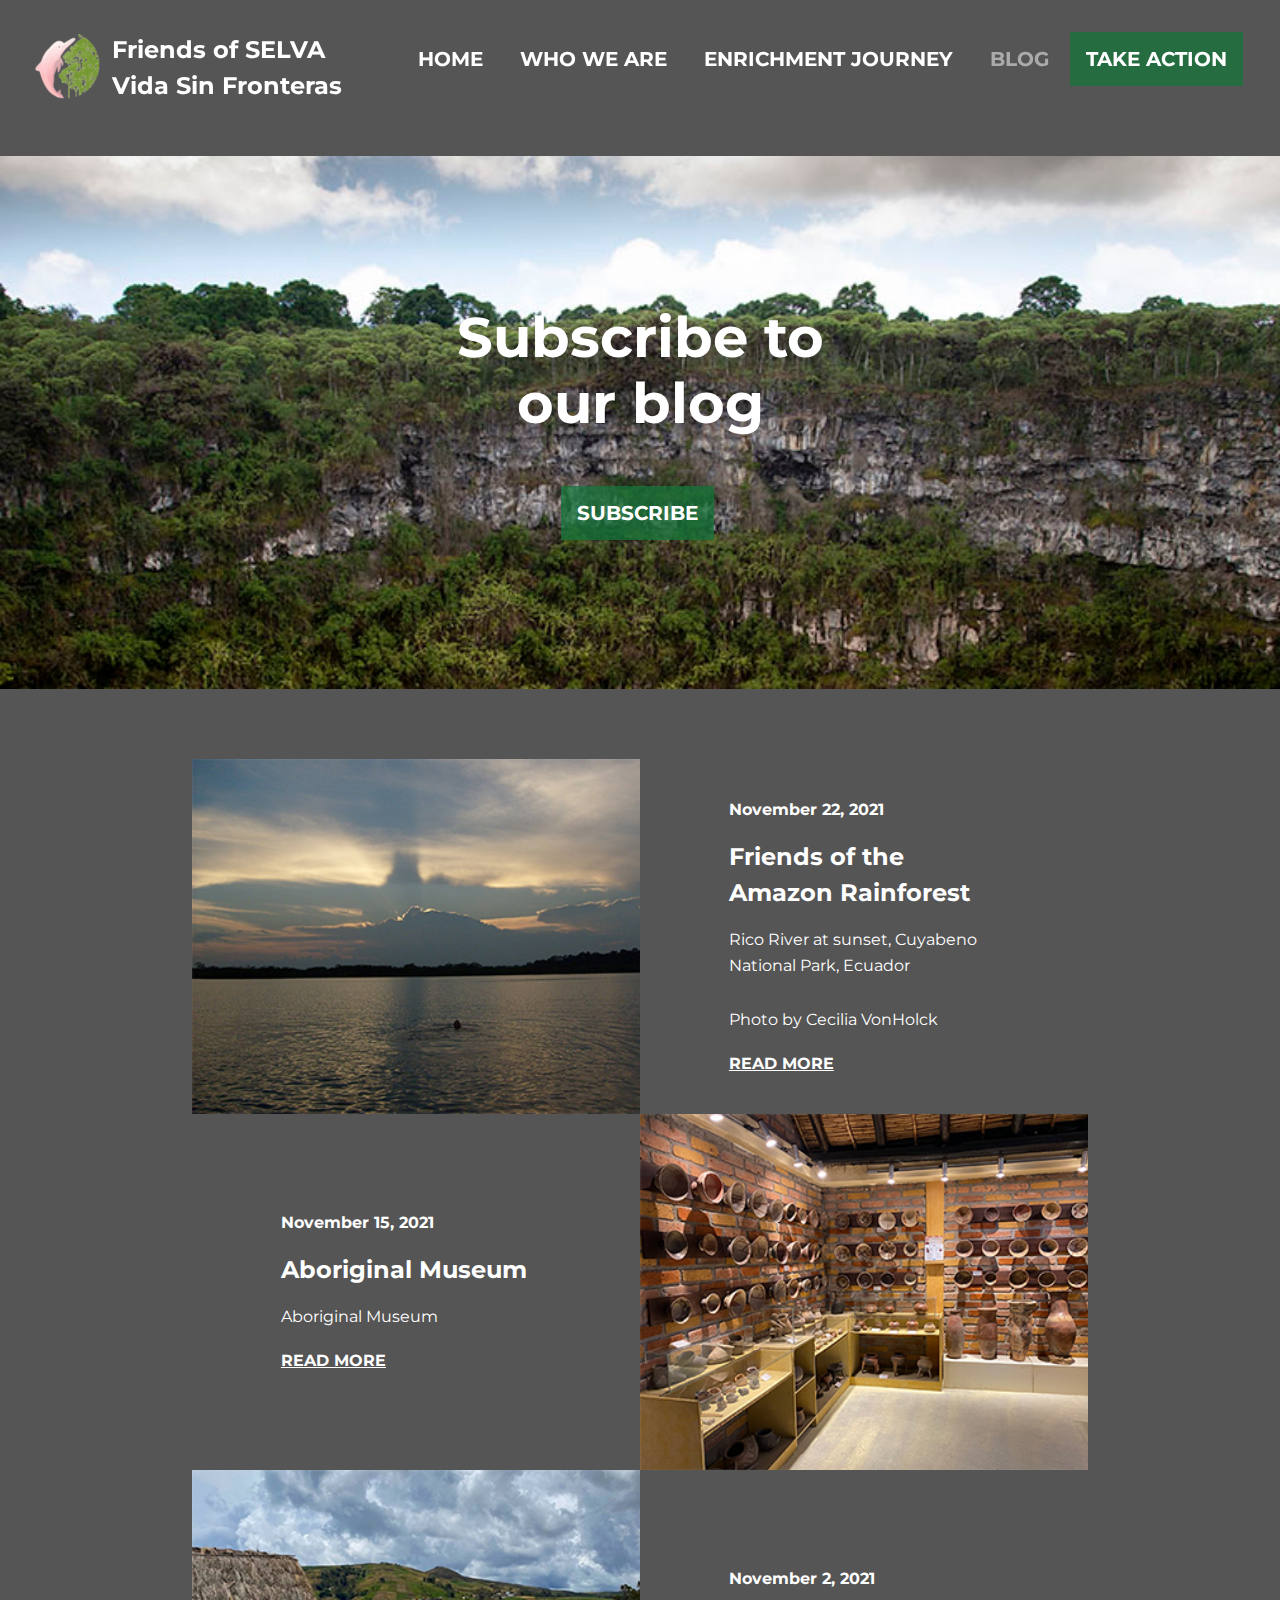
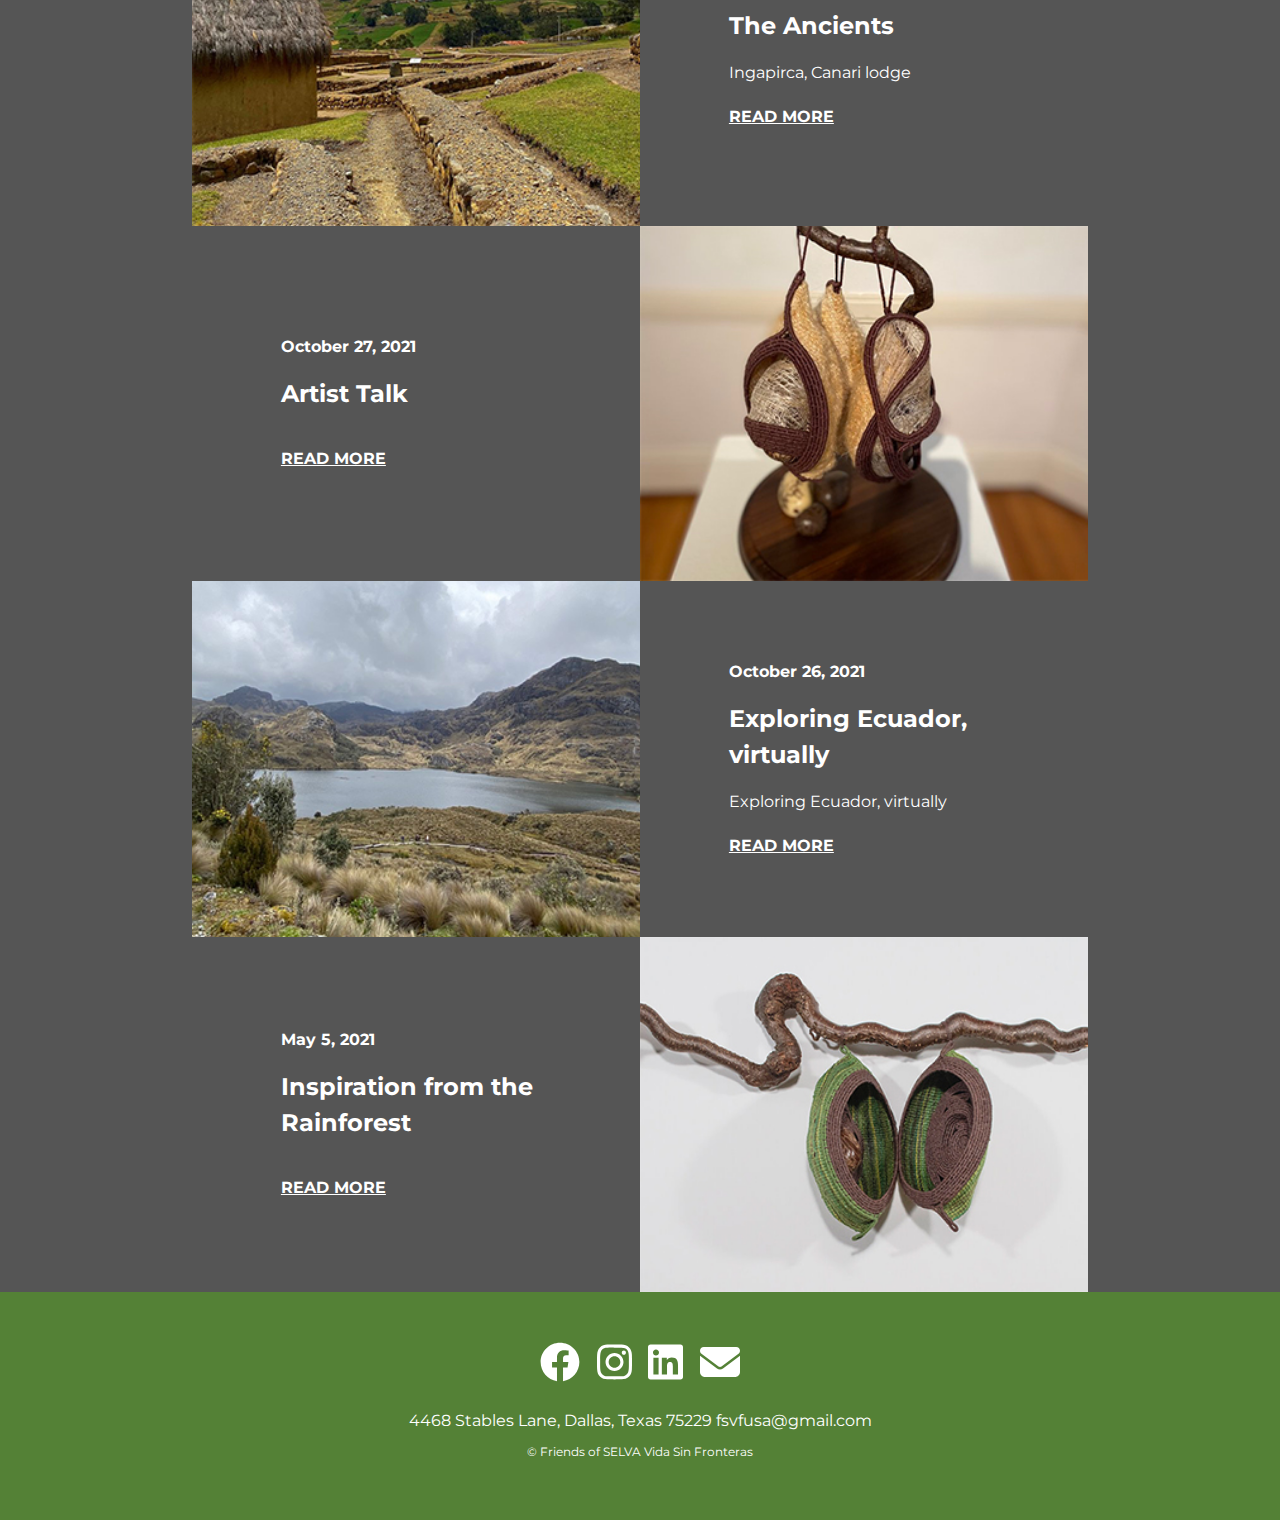
<file: src/pages/blog.html>
<!DOCTYPE html>
<html lang="en">
  <head>
    <meta charset="UTF-8" />
    <meta http-equiv="X-UA-Compatible" content="IE=edge" />
    <meta name="viewport" content="width=device-width, initial-scale=1.0" />
    <link rel="stylesheet" href="../css/main.css" />
    <link rel="preconnect" href="https://fonts.googleapis.com" />
    <link rel="preconnect" href="https://fonts.gstatic.com" crossorigin />
    <link
      href="https://fonts.googleapis.com/css2?family=Montserrat:wght@400;700&display=swap"
      rel="stylesheet"
    />
    <link rel="shortcut icon" href="../../assets/logo.png" />
    <script src="../js/main.js" defer></script>
    <title>blog</title>
  </head>
  <body>
    <header class="header">
      <div class="container">
        <div class="logo-container">
          <img src="../assets/logo.png" alt="" />
          <h1 class="text text--bold">Friends of SELVA Vida Sin Fronteras</h1>
        </div>
        <nav>
          <ul id="mobile-menu" class="nav-menu">
            <li>
              <a class="text text--bold btn" href="../index.html">Home</a>
            </li>
            <li>
              <a class="text text--bold btn" href="./who-we-are.html"
                >Who We Are</a
              >
            </li>
            <li>
              <a class="text text--bold btn" href="./enrichment-journey.html"
                >Enrichment Journey</a
              >
            </li>
            <li>
              <a class="text text--bold btn btn--inert" href="./blog.html"
                >Blog</a
              >
            </li>
            <li>
              <a
                class="text text--bold btn btn--action"
                href="./take-action.html"
                >Take Action</a
              >
            </li>
          </ul>
        </nav>
        <div id="burger" class="hamburger-menu">
          <span></span>
          <span></span>
          <span></span>
        </div>
      </div>
    </header>

    <main class="blog">
      <div class="img-container">
        <h1 class="text text--large text--bold">Subscribe to our blog</h1>
        <a href="./take-action.html" class="btn btn--action text text--bold">Subscribe</a>
      </div>

      <div class="blog__post nov-22-2021">
        <div class="blog__post__img">
        </div>
        <div class="blog__post__text">
          <h2 class="text text--bold">November 22, 2021</h2>
          <h3 class="text text--medium text--bold">Friends of the Amazon Rainforest</h3>
          <p class="text">Rico River at sunset, Cuyabeno National Park, Ecuador</p>
          <cite class="text">Photo by Cecilia VonHolck</cite>
          <a href="nov-22-2021.html" class="text text--bold">Read More</a>
        </div>
      </div>
      <div class="blog__post nov-15-2021">
        <div class="blog__post__img">
        </div>
        <div class="blog__post__text">
          <h2 class="text text--bold">November 15, 2021</h2>
          <h3 class="text text--medium text--bold">Aboriginal Museum</h3>
          <p class="text">Aboriginal Museum</p>
          <a href="./nov-15-2021.html" class="text text--bold">Read More</a>
        </div>
      </div>
      <div class="blog__post nov-2-2021">
        <div class="blog__post__img">
        </div>
        <div class="blog__post__text">
          <h2 class="text text--bold">November 2, 2021</h2>
          <h3 class="text text--medium text--bold">The Ancients</h3>
          <p class="text">Ingapirca, Canari lodge</p>
          <a href="./nov-2-2021.html" class="text text--bold">Read More</a>
        </div>
      </div>
      <div class="blog__post oct-27-2021">
        <div class="blog__post__img">
        </div>
        <div class="blog__post__text">
          <h2 class="text text--bold">October 27, 2021</h2>
          <h3 class="text text--medium text--bold">Artist Talk</h3>
          <a href="./oct-27-2021.html" class="text text--bold">Read More</a>
        </div>
      </div>
      <div class="blog__post oct-26-2021">
        <div class="blog__post__img">
        </div>
        <div class="blog__post__text">
          <h2 class="text text--bold">October 26, 2021</h2>
          <h3 class="text text--medium text--bold">Exploring Ecuador, virtually</h3>
          <p class="text">Exploring Ecuador, virtually</p>
          <a href="./oct-27-2021.html" class="text text--bold">Read More</a>
        </div>
      </div>
      <div class="blog__post may-5-2021">
        <div class="blog__post__img">
        </div>
        <div class="blog__post__text">
          <h2 class="text text--bold">May 5, 2021</h2>
          <h3 class="text text--medium text--bold">Inspiration from the Rainforest</h3>
          <a href="may-5-2021.html" class="text text--bold">Read More</a>
        </div>
      </div>
    </main>

    <footer class="footer">
      <ul class="social">
        <li>
          <a href="https://www.facebook.com/friendsofselvausa.org">
            <img src="../assets/facebook.svg" alt="facebook" />
          </a>
        </li>
        <li>
          <a href="https://www.instagram.com/friendsofselvausa/"
            ><img src="../assets/instagram.svg" alt="Instagram"
          /></a>
        </li>
        <li>
          <a
            href="https://www.linkedin.com/showcase/friends-of-selva-vida-sin-fronteras-usa/"
            ><img src="../assets/linkedin.svg" alt="LinkedIn"
          /></a>
        </li>
        <li>
          <a href="mailto: fsvsfusa@gmail.com"
            ><img src="../assets/email.svg" alt="Email"
          /></a>
        </li>
      </ul>
      <p class="text">
        4468 Stables Lane, Dallas, Texas 75229 fsvfusa@gmail.com
      </p>
      <small class="text text--small"
        >&copy Friends of SELVA Vida Sin Fronteras</small
      >
    </footer>
  </body>
</html>
</file>
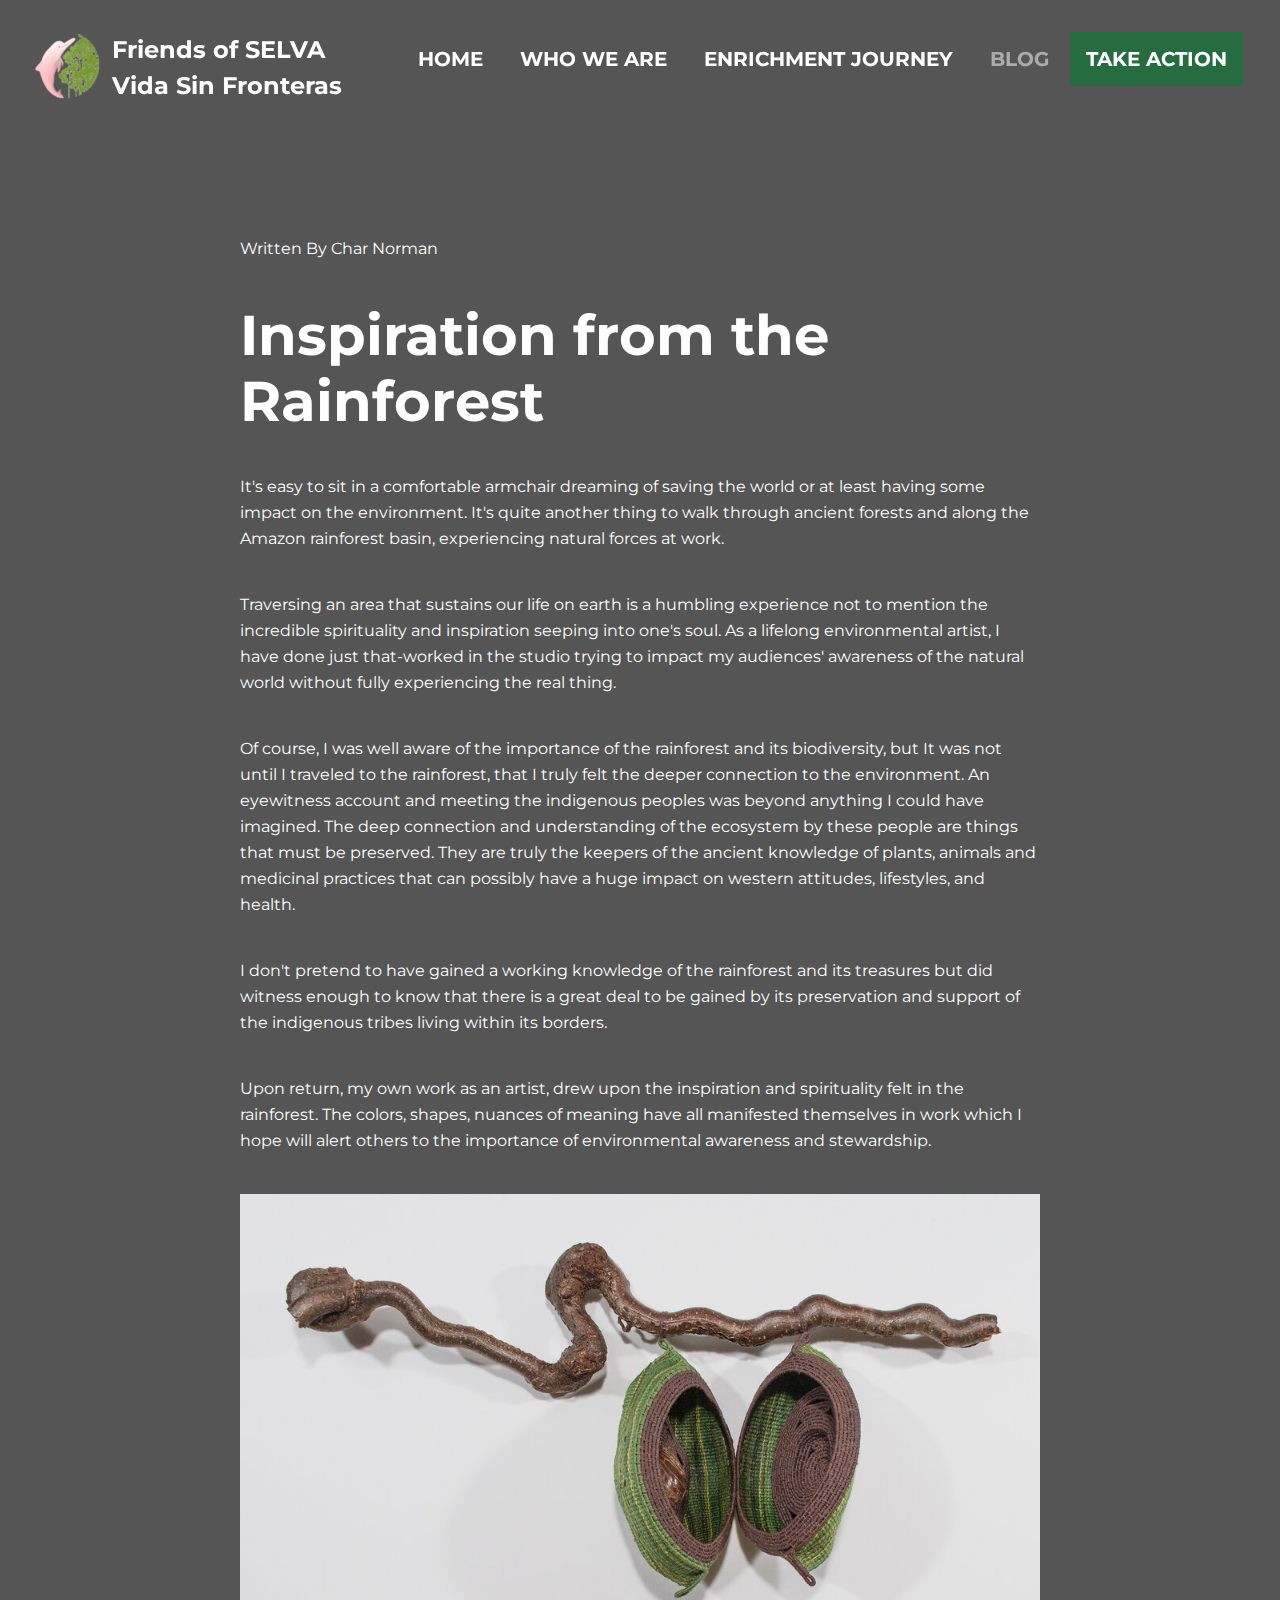
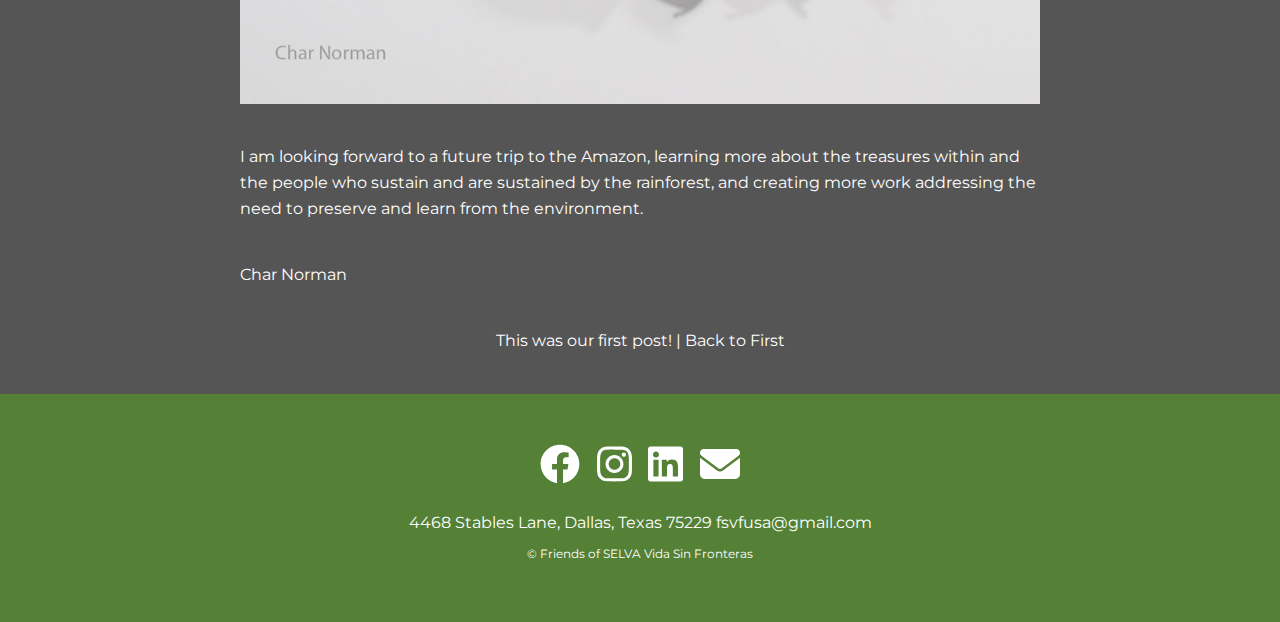
<file: src/pages/may-5-2021.html>
<!DOCTYPE html>
<html lang="en">
  <head>
    <meta charset="UTF-8" />
    <meta http-equiv="X-UA-Compatible" content="IE=edge" />
    <meta name="viewport" content="width=device-width, initial-scale=1.0" />
    <link rel="stylesheet" href="../css/main.css" />
    <link rel="preconnect" href="https://fonts.googleapis.com" />
    <link rel="preconnect" href="https://fonts.gstatic.com" crossorigin />
    <link
      href="https://fonts.googleapis.com/css2?family=Montserrat:wght@400;700&display=swap"
      rel="stylesheet"
    />
    <link rel="shortcut icon" href="../../assets/logo.png" />
    <script src="../js/main.js" defer></script>
    <title>blog</title>
  </head>
  <body>
    <header class="header">
      <div class="container">
        <div class="logo-container">
          <img src="../assets/logo.png" alt="" />
          <h1 class="text text--bold">Friends of SELVA Vida Sin Fronteras</h1>
        </div>
        <nav>
          <ul id="mobile-menu" class="nav-menu">
            <li>
              <a class="text text--bold btn" href="../index.html">Home</a>
            </li>
            <li>
              <a class="text text--bold btn" href="./who-we-are.html"
                >Who We Are</a
              >
            </li>
            <li>
              <a class="text text--bold btn" href="./enrichment-journey.html"
                >Enrichment Journey</a
              >
            </li>
            <li>
              <a class="text text--bold btn btn--inert" href="./blog.html"
                >Blog</a
              >
            </li>
            <li>
              <a
                class="text text--bold btn btn--action"
                href="./take-action.html"
                >Take Action</a
              >
            </li>
          </ul>
        </nav>
        <div id="burger" class="hamburger-menu">
          <span></span>
          <span></span>
          <span></span>
        </div>
      </div>
    </header>
    <main class="blog-post">
      <div class="margin">
        <p class="text elem">Written By Char Norman</p>
        <h1 class="text text--large text--bold elem">
          Inspiration from the Rainforest
        </h1>

        <p class="text elem">
          It's easy to sit in a comfortable armchair dreaming of saving the
          world or at least having some impact on the environment. It's quite
          another thing to walk through ancient forests and along the Amazon
          rainforest basin, experiencing natural forces at work.
        </p>
        <p class="text elem">
          Traversing an area that sustains our life on earth is a humbling
          experience not to mention the incredible spirituality and inspiration
          seeping into one's soul. As a lifelong environmental artist, I have
          done just that-worked in the studio trying to impact my audiences'
          awareness of the natural world without fully experiencing the real
          thing.
        </p>
        <p class="text elem">
          Of course, I was well aware of the importance of the rainforest and
          its biodiversity, but It was not until I traveled to the rainforest,
          that I truly felt the deeper connection to the environment. An
          eyewitness account and meeting the indigenous peoples was beyond
          anything I could have imagined. The deep connection and understanding
          of the ecosystem by these people are things that must be preserved.
          They are truly the keepers of the ancient knowledge of plants, animals
          and medicinal practices that can possibly have a huge impact on
          western attitudes, lifestyles, and health.
        </p>
        <p class="text elem">
          I don't pretend to have gained a working knowledge of the rainforest
          and its treasures but did witness enough to know that there is a great
          deal to be gained by its preservation and support of the indigenous
          tribes living within its borders.
        </p>
        <p class="text elem">
          Upon return, my own work as an artist, drew upon the inspiration and
          spirituality felt in the rainforest. The colors, shapes, nuances of
          meaning have all manifested themselves in work which I hope will alert
          others to the importance of environmental awareness and stewardship.
        </p>

        <img
          class="elem"
          src="../assets/mobile/TaguaPod.jpeg"
          alt="A sculpture consisting of a crooked branch and two hanging woven baskets. The baskets are shaped to resemble the leaves of the branch."
        />

        <p class="elem text">
          I am looking forward to a future trip to the Amazon, learning more
          about the treasures within and the people who sustain and are
          sustained by the rainforest, and creating more work addressing the
          need to preserve and learn from the environment.
        </p>

        <p class="elem text">Char Norman</p>
        <div aria-label="blog post navigation" class="elem text nav">
          This was our first post! |
          <a href="./blog.html">Back to First</a>
        </div>
      </div>
    </main>

    <footer class="footer">
      <ul class="social">
        <li>
          <a href="https://www.facebook.com/friendsofselvausa.org">
            <img src="../assets/facebook.svg" alt="facebook" />
          </a>
        </li>
        <li>
          <a href="https://www.instagram.com/friendsofselvausa/"
            ><img src="../assets/instagram.svg" alt="Instagram"
          /></a>
        </li>
        <li>
          <a
            href="https://www.linkedin.com/showcase/friends-of-selva-vida-sin-fronteras-usa/"
            ><img src="../assets/linkedin.svg" alt="LinkedIn"
          /></a>
        </li>
        <li>
          <a href="mailto: fsvsfusa@gmail.com"
            ><img src="../assets/email.svg" alt="Email"
          /></a>
        </li>
      </ul>
      <p class="text">
        4468 Stables Lane, Dallas, Texas 75229 fsvfusa@gmail.com
      </p>
      <small class="text text--small"
        >&copy Friends of SELVA Vida Sin Fronteras</small
      >
    </footer>
  </body>
</html>
</file>
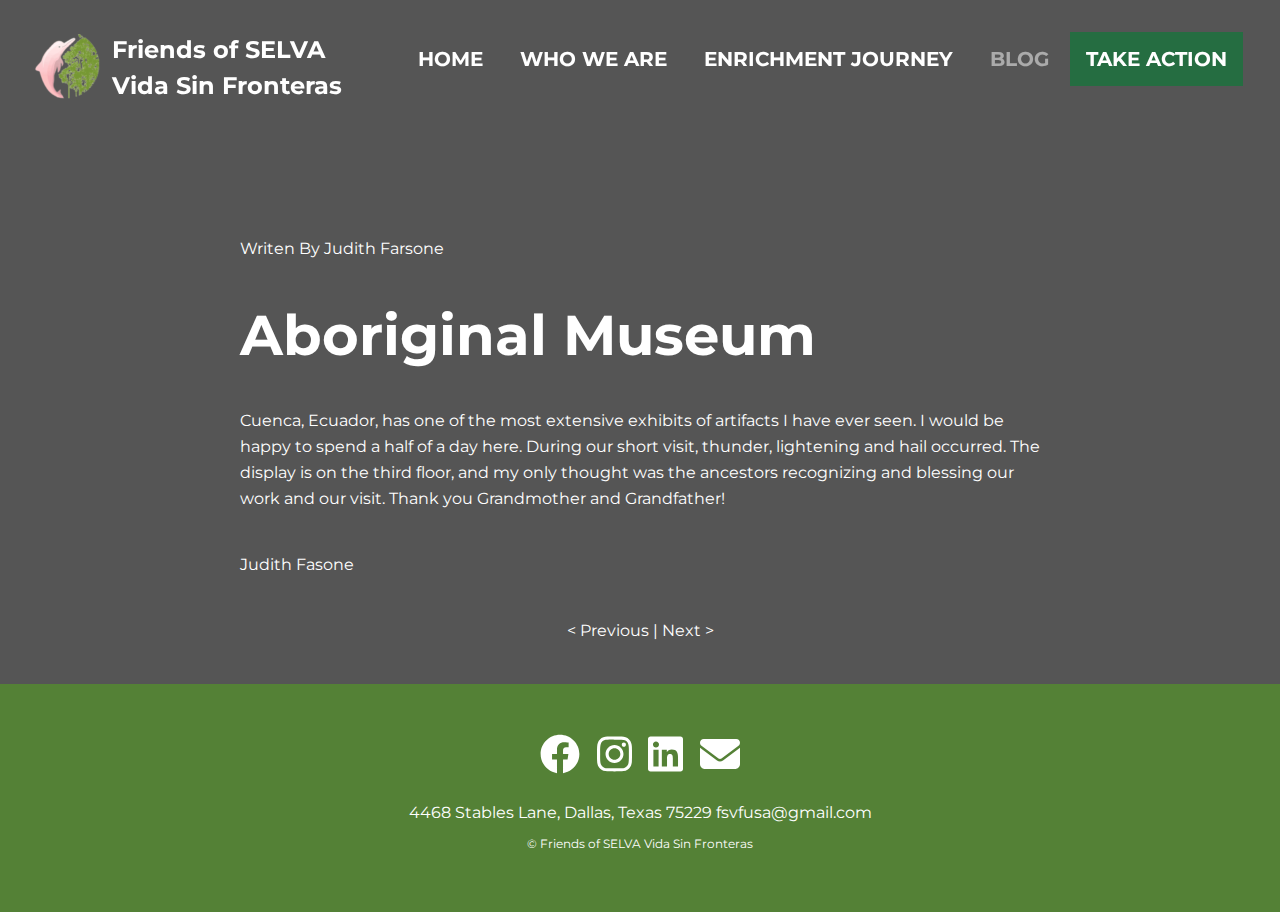
<file: src/pages/nov-15-2021.html>
<!DOCTYPE html>
<html lang="en">
  <head>
    <meta charset="UTF-8" />
    <meta http-equiv="X-UA-Compatible" content="IE=edge" />
    <meta name="viewport" content="width=device-width, initial-scale=1.0" />
    <link rel="stylesheet" href="../css/main.css" />
    <link rel="preconnect" href="https://fonts.googleapis.com" />
    <link rel="preconnect" href="https://fonts.gstatic.com" crossorigin />
    <link
      href="https://fonts.googleapis.com/css2?family=Montserrat:wght@400;700&display=swap"
      rel="stylesheet"
    />
    <link rel="shortcut icon" href="../../assets/logo.png" />
    <script src="../js/main.js" defer></script>
    <title>blog</title>
  </head>
  <body>
    <header class="header">
      <div class="container">
        <div class="logo-container">
          <img src="../assets/logo.png" alt="" />
          <h1 class="text text--bold">Friends of SELVA Vida Sin Fronteras</h1>
        </div>
        <nav>
          <ul id="mobile-menu" class="nav-menu">
            <li>
              <a class="text text--bold btn" href="../index.html">Home</a>
            </li>
            <li>
              <a class="text text--bold btn" href="./who-we-are.html"
                >Who We Are</a
              >
            </li>
            <li>
              <a class="text text--bold btn" href="./enrichment-journey.html"
                >Enrichment Journey</a
              >
            </li>
            <li>
              <a class="text text--bold btn btn--inert" href="./blog.html"
                >Blog</a
              >
            </li>
            <li>
              <a
                class="text text--bold btn btn--action"
                href="./take-action.html"
                >Take Action</a
              >
            </li>
          </ul>
        </nav>
        <div id="burger" class="hamburger-menu">
          <span></span>
          <span></span>
          <span></span>
        </div>
      </div>
    </header>
    <main class="blog-post">
      <div class="margin">
        <p class="text elem">Writen By Judith Farsone</p>
        <h1 class="text text--large text--bold elem">Aboriginal Museum</h1>

        <p class="text elem">
          Cuenca, Ecuador, has one of the most extensive exhibits of artifacts I
          have ever seen. I would be happy to spend a half of a day here. During
          our short visit, thunder, lightening and hail occurred. The display is
          on the third floor, and my only thought was the ancestors recognizing
          and blessing our work and our visit. Thank you Grandmother and
          Grandfather!
        </p>

        <p class="elem text">Judith Fasone</p>
        <div aria-label="blog post navigation" class="elem text nav">
          <a href="./nov-22-2021.html">< Previous</a> | <a href="./nov-2-2021.html">Next ></a>
        </div>
      </div>
    </main>

    <footer class="footer">
      <ul class="social">
        <li>
          <a href="https://www.facebook.com/friendsofselvausa.org">
            <img src="../assets/facebook.svg" alt="facebook" />
          </a>
        </li>
        <li>
          <a href="https://www.instagram.com/friendsofselvausa/"
            ><img src="../assets/instagram.svg" alt="Instagram"
          /></a>
        </li>
        <li>
          <a
            href="https://www.linkedin.com/showcase/friends-of-selva-vida-sin-fronteras-usa/"
            ><img src="../assets/linkedin.svg" alt="LinkedIn"
          /></a>
        </li>
        <li>
          <a href="mailto: fsvsfusa@gmail.com"
            ><img src="../assets/email.svg" alt="Email"
          /></a>
        </li>
      </ul>
      <p class="text">
        4468 Stables Lane, Dallas, Texas 75229 fsvfusa@gmail.com
      </p>
      <small class="text text--small"
        >&copy Friends of SELVA Vida Sin Fronteras</small
      >
    </footer>
  </body>
</html>
</file>
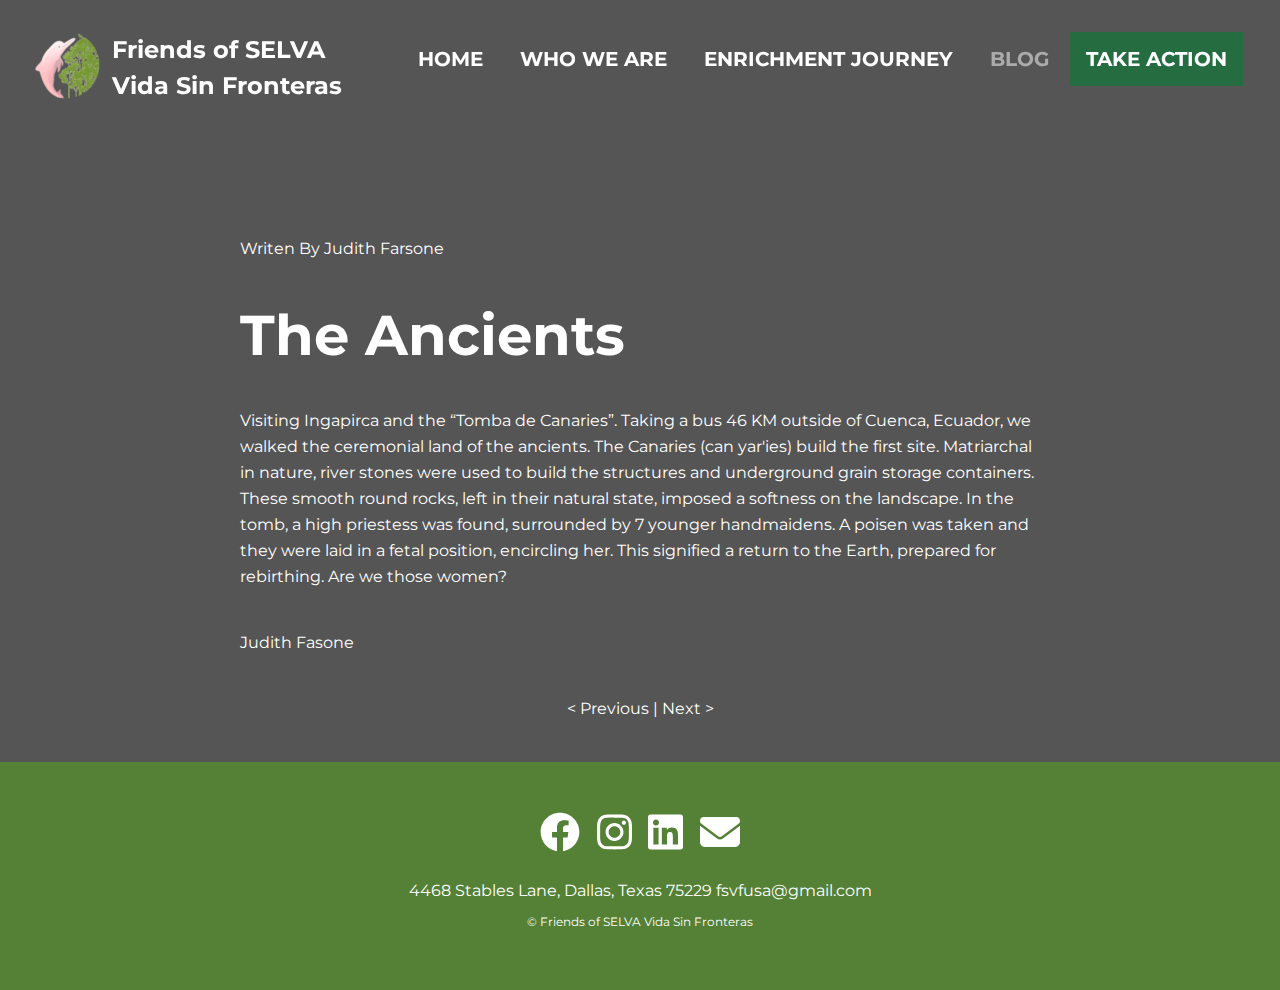
<file: src/pages/nov-2-2021.html>
<!DOCTYPE html>
<html lang="en">
  <head>
    <meta charset="UTF-8" />
    <meta http-equiv="X-UA-Compatible" content="IE=edge" />
    <meta name="viewport" content="width=device-width, initial-scale=1.0" />
    <link rel="stylesheet" href="../css/main.css" />
    <link rel="preconnect" href="https://fonts.googleapis.com" />
    <link rel="preconnect" href="https://fonts.gstatic.com" crossorigin />
    <link
      href="https://fonts.googleapis.com/css2?family=Montserrat:wght@400;700&display=swap"
      rel="stylesheet"
    />
    <link rel="shortcut icon" href="../../assets/logo.png" />
    <script src="../js/main.js" defer></script>
    <title>blog</title>
  </head>
  <body>
    <header class="header">
      <div class="container">
        <div class="logo-container">
          <img src="../assets/logo.png" alt="" />
          <h1 class="text text--bold">Friends of SELVA Vida Sin Fronteras</h1>
        </div>
        <nav>
          <ul id="mobile-menu" class="nav-menu">
            <li>
              <a class="text text--bold btn" href="../index.html">Home</a>
            </li>
            <li>
              <a class="text text--bold btn" href="./who-we-are.html"
                >Who We Are</a
              >
            </li>
            <li>
              <a class="text text--bold btn" href="./enrichment-journey.html"
                >Enrichment Journey</a
              >
            </li>
            <li>
              <a class="text text--bold btn btn--inert" href="./blog.html"
                >Blog</a
              >
            </li>
            <li>
              <a
                class="text text--bold btn btn--action"
                href="./take-action.html"
                >Take Action</a
              >
            </li>
          </ul>
        </nav>
        <div id="burger" class="hamburger-menu">
          <span></span>
          <span></span>
          <span></span>
        </div>
      </div>
    </header>
    <main class="blog-post">
      <div class="margin">
        <p class="text elem">Writen By Judith Farsone</p>
        <h1 class="text text--large text--bold elem">The Ancients</h1>

        <p class="text elem">
          Visiting Ingapirca and the “Tomba de Canaries”. Taking a bus 46 KM
          outside of Cuenca, Ecuador, we walked the ceremonial land of the
          ancients. The Canaries (can yar'ies) build the first site.
          Matriarchal in nature, river stones were used to build the structures
          and underground grain storage containers. These smooth round rocks,
          left in their natural state, imposed a softness on the landscape. In
          the tomb, a high priestess was found, surrounded by 7 younger
          handmaidens. A poisen was taken and they were laid in a fetal
          position, encircling her. This signified a return to the Earth,
          prepared for rebirthing. Are we those women?
        </p>

        <p class="elem text">Judith Fasone</p>
        <div aria-label="blog post navigation" class="elem text nav">
          <a href="./nov-15-2021.html">< Previous</a> |
          <a href="./oct-27-2021.html">Next ></a>
        </div>
      </div>
    </main>

    <footer class="footer">
      <ul class="social">
        <li>
          <a href="https://www.facebook.com/friendsofselvausa.org">
            <img src="../assets/facebook.svg" alt="facebook" />
          </a>
        </li>
        <li>
          <a href="https://www.instagram.com/friendsofselvausa/"
            ><img src="../assets/instagram.svg" alt="Instagram"
          /></a>
        </li>
        <li>
          <a
            href="https://www.linkedin.com/showcase/friends-of-selva-vida-sin-fronteras-usa/"
            ><img src="../assets/linkedin.svg" alt="LinkedIn"
          /></a>
        </li>
        <li>
          <a href="mailto: fsvsfusa@gmail.com"
            ><img src="../assets/email.svg" alt="Email"
          /></a>
        </li>
      </ul>
      <p class="text">
        4468 Stables Lane, Dallas, Texas 75229 fsvfusa@gmail.com
      </p>
      <small class="text text--small"
        >&copy Friends of SELVA Vida Sin Fronteras</small
      >
    </footer>
  </body>
</html>
</file>
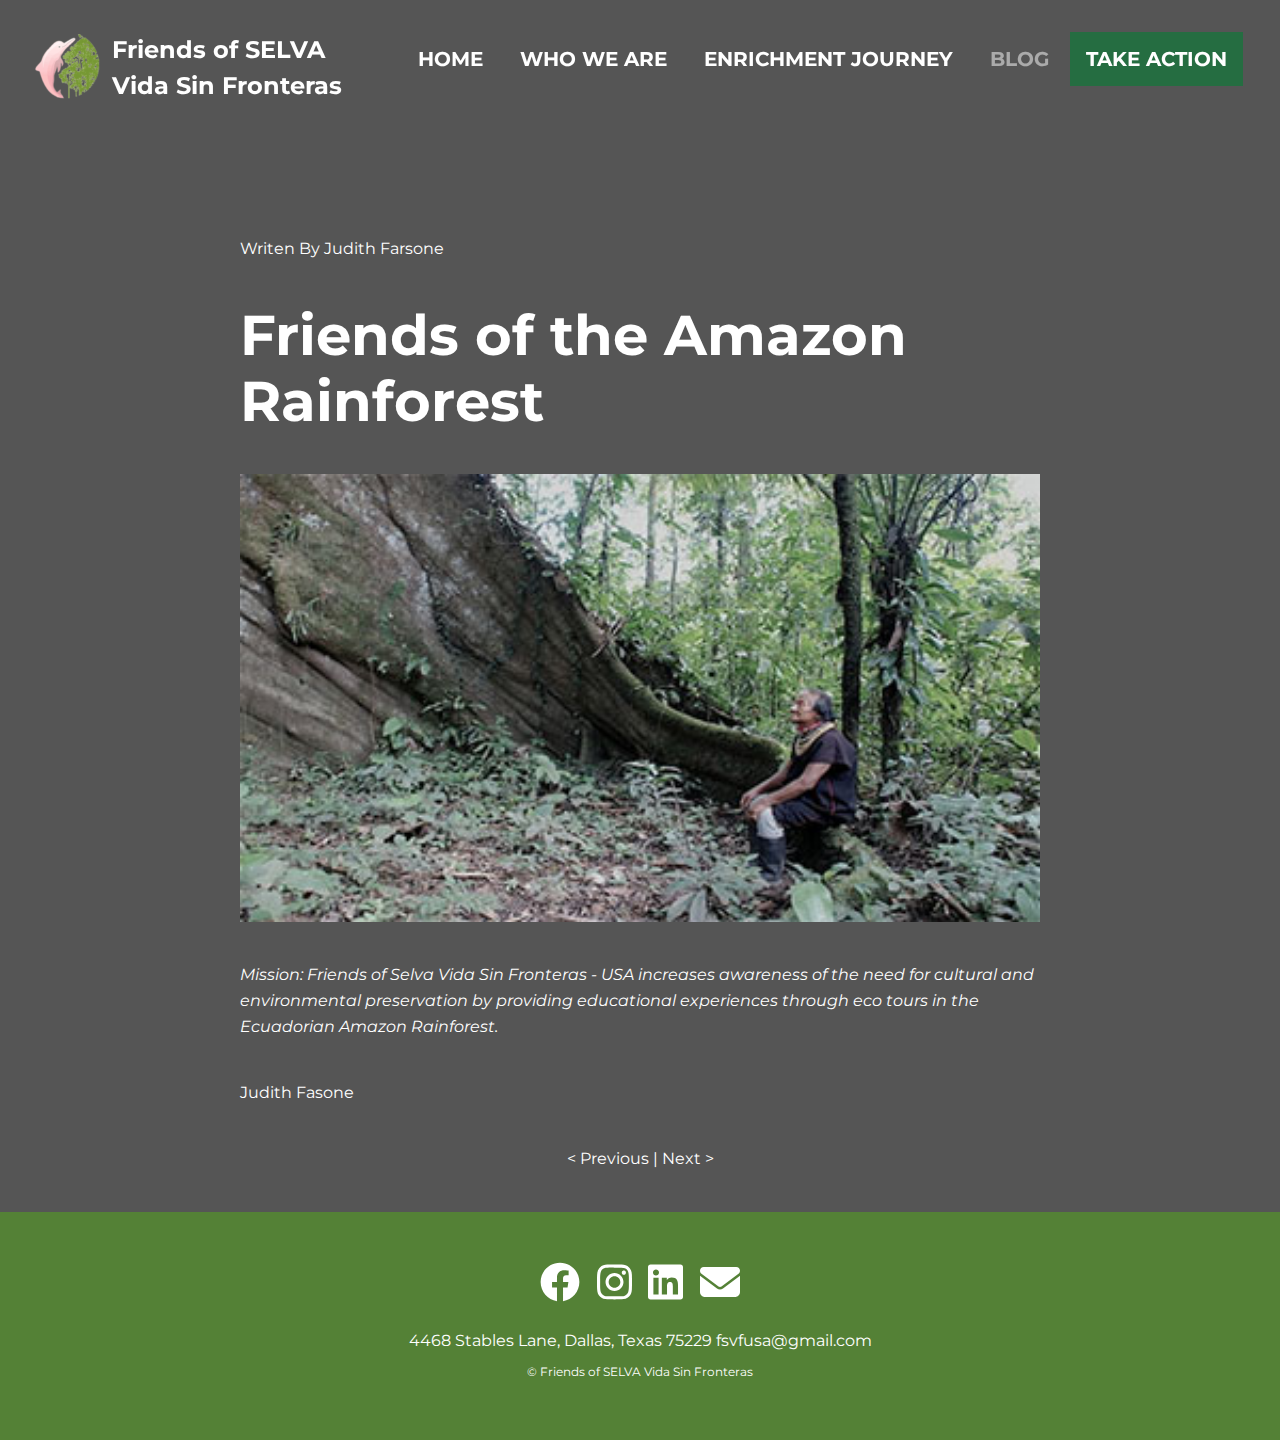
<file: src/pages/nov-22-2021.html>
<!DOCTYPE html>
<html lang="en">
  <head>
    <meta charset="UTF-8" />
    <meta http-equiv="X-UA-Compatible" content="IE=edge" />
    <meta name="viewport" content="width=device-width, initial-scale=1.0" />
    <link rel="stylesheet" href="../css/main.css" />
    <link rel="preconnect" href="https://fonts.googleapis.com" />
    <link rel="preconnect" href="https://fonts.gstatic.com" crossorigin />
    <link
      href="https://fonts.googleapis.com/css2?family=Montserrat:wght@400;700&display=swap"
      rel="stylesheet"
    />
    <link rel="shortcut icon" href="../../assets/logo.png" />
    <script src="../js/main.js" defer></script>
    <title>blog</title>
  </head>
  <body>
    <header class="header">
      <div class="container">
        <div class="logo-container">
          <img src="../assets/logo.png" alt="" />
          <h1 class="text text--bold">Friends of SELVA Vida Sin Fronteras</h1>
        </div>
        <nav>
          <ul id="mobile-menu" class="nav-menu">
            <li>
              <a class="text text--bold btn" href="../index.html">Home</a>
            </li>
            <li>
              <a class="text text--bold btn" href="./who-we-are.html"
                >Who We Are</a
              >
            </li>
            <li>
              <a class="text text--bold btn" href="./enrichment-journey.html"
                >Enrichment Journey</a
              >
            </li>
            <li>
              <a class="text text--bold btn btn--inert" href="./blog.html"
                >Blog</a
              >
            </li>
            <li>
              <a
                class="text text--bold btn btn--action"
                href="./take-action.html"
                >Take Action</a
              >
            </li>
          </ul>
        </nav>
        <div id="burger" class="hamburger-menu">
          <span></span>
          <span></span>
          <span></span>
        </div>
      </div>
    </header>
    <main class="blog-post">
      <div class="margin">
        <p class="text elem">Writen By Judith Farsone</p>
        <h1 class="text text--large text--bold elem">
          Friends of the Amazon Rainforest
        </h1>
        <img
          class="elem"
          src="../assets/mobile/arelio-mobile.jpg"
          alt="an indigenous person contemplates a tree"
        />
        <p class="text text--italic elem">
          Mission: Friends of Selva Vida Sin Fronteras - USA increases awareness
          of the need for cultural and environmental preservation by providing
          educational experiences through eco tours in the Ecuadorian Amazon
          Rainforest.
        </p>

        <p class="elem text">Judith Fasone</p>


        <div aria-label="blog post navigation" class="elem text nav">
          <a href="blog.html">< Previous</a> | <a href="./nov-15-2021.html">Next ></a>
        </div>
      </div>
    </main>

    <footer class="footer">
      <ul class="social">
        <li>
          <a href="https://www.facebook.com/friendsofselvausa.org">
            <img src="../assets/facebook.svg" alt="facebook" />
          </a>
        </li>
        <li>
          <a href="https://www.instagram.com/friendsofselvausa/"
            ><img src="../assets/instagram.svg" alt="Instagram"
          /></a>
        </li>
        <li>
          <a
            href="https://www.linkedin.com/showcase/friends-of-selva-vida-sin-fronteras-usa/"
            ><img src="../assets/linkedin.svg" alt="LinkedIn"
          /></a>
        </li>
        <li>
          <a href="mailto: fsvsfusa@gmail.com"
            ><img src="../assets/email.svg" alt="Email"
          /></a>
        </li>
      </ul>
      <p class="text">
        4468 Stables Lane, Dallas, Texas 75229 fsvfusa@gmail.com
      </p>
      <small class="text text--small"
        >&copy Friends of SELVA Vida Sin Fronteras</small
      >
    </footer>
  </body>
</html>
</file>
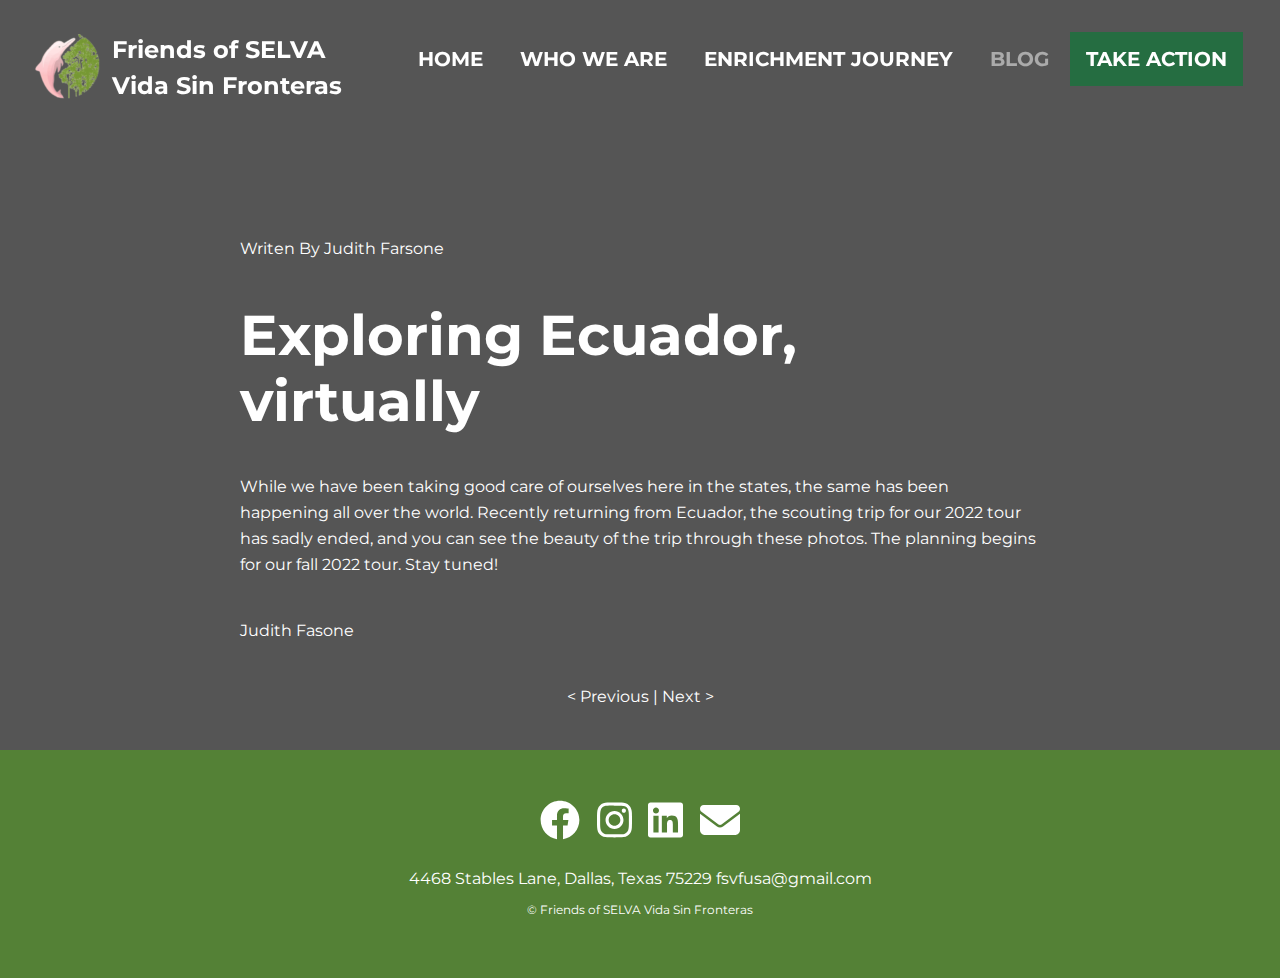
<file: src/pages/oct-26-2021.html>
<!DOCTYPE html>
<html lang="en">
  <head>
    <meta charset="UTF-8" />
    <meta http-equiv="X-UA-Compatible" content="IE=edge" />
    <meta name="viewport" content="width=device-width, initial-scale=1.0" />
    <link rel="stylesheet" href="../css/main.css" />
    <link rel="preconnect" href="https://fonts.googleapis.com" />
    <link rel="preconnect" href="https://fonts.gstatic.com" crossorigin />
    <link
      href="https://fonts.googleapis.com/css2?family=Montserrat:wght@400;700&display=swap"
      rel="stylesheet"
    />
    <link rel="shortcut icon" href="../../assets/logo.png" />
    <script src="../js/main.js" defer></script>
    <title>blog</title>
  </head>
  <body>
    <header class="header">
      <div class="container">
        <div class="logo-container">
          <img src="../assets/logo.png" alt="" />
          <h1 class="text text--bold">Friends of SELVA Vida Sin Fronteras</h1>
        </div>
        <nav>
          <ul id="mobile-menu" class="nav-menu">
            <li>
              <a class="text text--bold btn" href="../index.html">Home</a>
            </li>
            <li>
              <a class="text text--bold btn" href="./who-we-are.html"
                >Who We Are</a
              >
            </li>
            <li>
              <a class="text text--bold btn" href="./enrichment-journey.html"
                >Enrichment Journey</a
              >
            </li>
            <li>
              <a class="text text--bold btn btn--inert" href="./blog.html"
                >Blog</a
              >
            </li>
            <li>
              <a
                class="text text--bold btn btn--action"
                href="./take-action.html"
                >Take Action</a
              >
            </li>
          </ul>
        </nav>
        <div id="burger" class="hamburger-menu">
          <span></span>
          <span></span>
          <span></span>
        </div>
      </div>
    </header>
    <main class="blog-post">
      <div class="margin">
        <p class="text elem">Writen By Judith Farsone</p>
        <h1 class="text text--large text--bold elem">
          Exploring Ecuador, virtually
        </h1>

        <p class="text elem">
          While we have been taking good care of ourselves here in the states,
          the same has been happening all over the world. Recently returning
          from Ecuador, the scouting trip for our 2022 tour has sadly ended, and
          you can see the beauty of the trip through these photos. The planning
          begins for our fall 2022 tour. Stay tuned!
        </p>

        <p class="elem text">Judith Fasone</p>
        <div aria-label="blog post navigation" class="elem text nav">
          <a href="./oct-27-2021.html">< Previous</a> |
          <a href="./may-5-2021.html">Next ></a>
        </div>
      </div>
    </main>

    <footer class="footer">
      <ul class="social">
        <li>
          <a href="https://www.facebook.com/friendsofselvausa.org">
            <img src="../assets/facebook.svg" alt="facebook" />
          </a>
        </li>
        <li>
          <a href="https://www.instagram.com/friendsofselvausa/"
            ><img src="../assets/instagram.svg" alt="Instagram"
          /></a>
        </li>
        <li>
          <a
            href="https://www.linkedin.com/showcase/friends-of-selva-vida-sin-fronteras-usa/"
            ><img src="../assets/linkedin.svg" alt="LinkedIn"
          /></a>
        </li>
        <li>
          <a href="mailto: fsvsfusa@gmail.com"
            ><img src="../assets/email.svg" alt="Email"
          /></a>
        </li>
      </ul>
      <p class="text">
        4468 Stables Lane, Dallas, Texas 75229 fsvfusa@gmail.com
      </p>
      <small class="text text--small"
        >&copy Friends of SELVA Vida Sin Fronteras</small
      >
    </footer>
  </body>
</html>
</file>
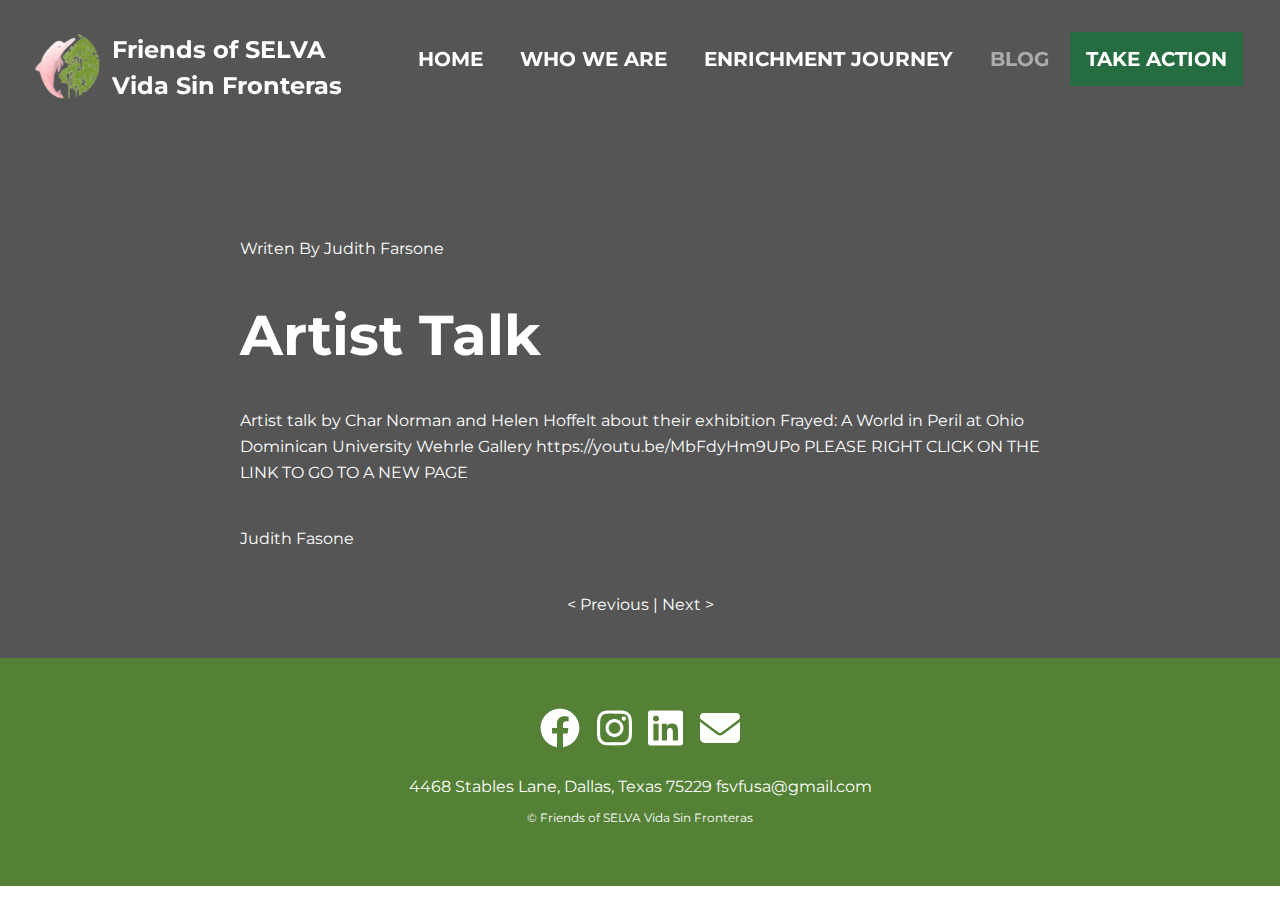
<file: src/pages/oct-27-2021.html>
<!DOCTYPE html>
<html lang="en">
  <head>
    <meta charset="UTF-8" />
    <meta http-equiv="X-UA-Compatible" content="IE=edge" />
    <meta name="viewport" content="width=device-width, initial-scale=1.0" />
    <link rel="stylesheet" href="../css/main.css" />
    <link rel="preconnect" href="https://fonts.googleapis.com" />
    <link rel="preconnect" href="https://fonts.gstatic.com" crossorigin />
    <link
      href="https://fonts.googleapis.com/css2?family=Montserrat:wght@400;700&display=swap"
      rel="stylesheet"
    />
    <link rel="shortcut icon" href="../../assets/logo.png" />
    <script src="../js/main.js" defer></script>
    <title>blog</title>
  </head>
  <body>
    <header class="header">
      <div class="container">
        <div class="logo-container">
          <img src="../assets/logo.png" alt="" />
          <h1 class="text text--bold">Friends of SELVA Vida Sin Fronteras</h1>
        </div>
        <nav>
          <ul id="mobile-menu" class="nav-menu">
            <li>
              <a class="text text--bold btn" href="../index.html">Home</a>
            </li>
            <li>
              <a class="text text--bold btn" href="./who-we-are.html"
                >Who We Are</a
              >
            </li>
            <li>
              <a class="text text--bold btn" href="./enrichment-journey.html"
                >Enrichment Journey</a
              >
            </li>
            <li>
              <a class="text text--bold btn btn--inert" href="./blog.html"
                >Blog</a
              >
            </li>
            <li>
              <a
                class="text text--bold btn btn--action"
                href="./take-action.html"
                >Take Action</a
              >
            </li>
          </ul>
        </nav>
        <div id="burger" class="hamburger-menu">
          <span></span>
          <span></span>
          <span></span>
        </div>
      </div>
    </header>
    <main class="blog-post">
      <div class="margin">
        <p class="text elem">Writen By Judith Farsone</p>
        <h1 class="text text--large text--bold elem">Artist Talk</h1>

        <p class="text elem">
            Artist talk by Char Norman and Helen Hoffelt about their exhibition Frayed: A World in Peril at Ohio Dominican University Wehrle Gallery

            https://youtu.be/MbFdyHm9UPo
            
            PLEASE RIGHT CLICK ON THE LINK TO GO TO A NEW PAGE
        </p>

        <p class="elem text">Judith Fasone</p>
        <div aria-label="blog post navigation" class="elem text nav">
          <a href="./nov-2-2021.html">< Previous</a> |
          <a href="./oct-26-2021.html">Next ></a>
        </div>
      </div>
    </main>

    <footer class="footer">
      <ul class="social">
        <li>
          <a href="https://www.facebook.com/friendsofselvausa.org">
            <img src="../assets/facebook.svg" alt="facebook" />
          </a>
        </li>
        <li>
          <a href="https://www.instagram.com/friendsofselvausa/"
            ><img src="../assets/instagram.svg" alt="Instagram"
          /></a>
        </li>
        <li>
          <a
            href="https://www.linkedin.com/showcase/friends-of-selva-vida-sin-fronteras-usa/"
            ><img src="../assets/linkedin.svg" alt="LinkedIn"
          /></a>
        </li>
        <li>
          <a href="mailto: fsvsfusa@gmail.com"
            ><img src="../assets/email.svg" alt="Email"
          /></a>
        </li>
      </ul>
      <p class="text">
        4468 Stables Lane, Dallas, Texas 75229 fsvfusa@gmail.com
      </p>
      <small class="text text--small"
        >&copy Friends of SELVA Vida Sin Fronteras</small
      >
    </footer>
  </body>
</html>
</file>
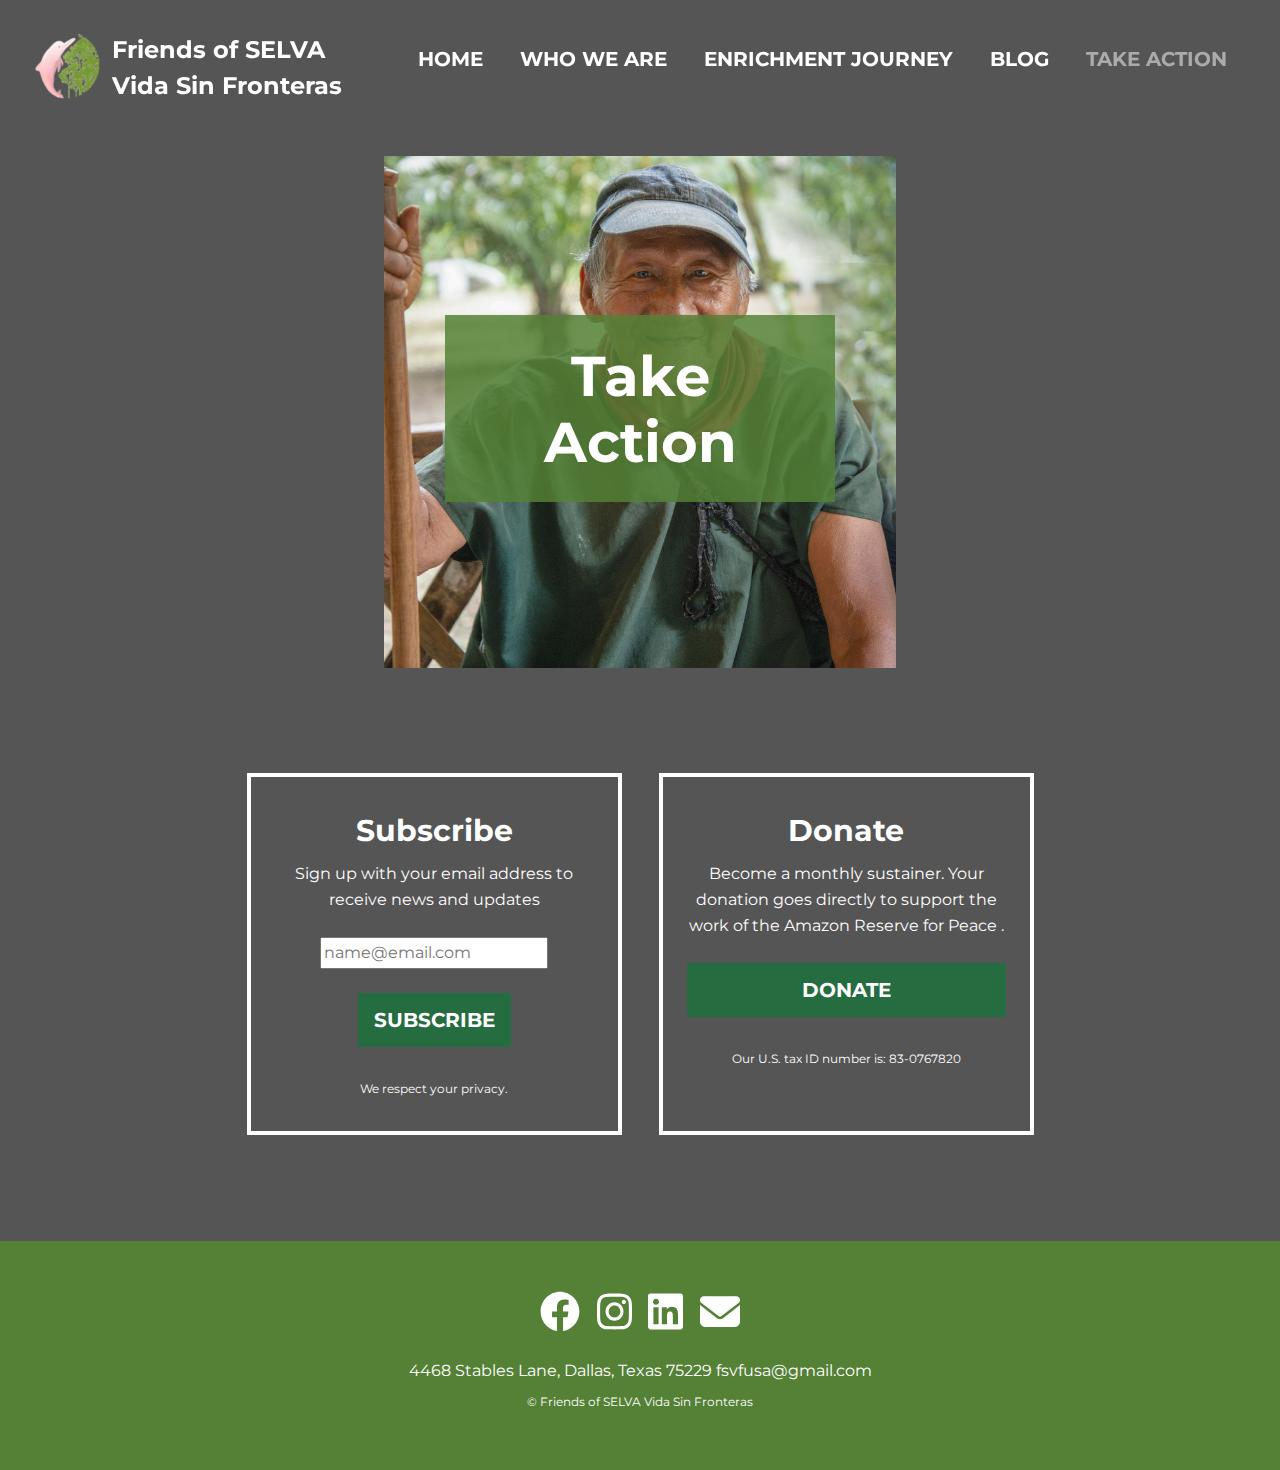
<file: src/pages/take-action.html>
<!DOCTYPE html>
<html lang="en">
  <head>
    <meta charset="UTF-8" />
    <meta http-equiv="X-UA-Compatible" content="IE=edge" />
    <meta name="viewport" content="width=device-width, initial-scale=1.0" />
    <link rel="stylesheet" href="../css/main.css" />
    <link
      href="https://fonts.googleapis.com/css2?family=Montserrat:wght@400;700&display=swap"
      rel="stylesheet"
    />
    <link rel="shortcut icon" href="../../assets/logo.png" />
    <script src="../js/main.js" defer></script>
    <title>Take Action</title>
  </head>
  <body>
    <header class="header">
      <div class="container">
        <div class="logo-container">
          <img src="../assets/logo.png" alt="" />
          <h1 class="text text--bold">Friends of SELVA Vida Sin Fronteras</h1>
        </div>
        <nav>
          <ul id="mobile-menu" class="nav-menu">
            <li>
              <a class="text text--bold btn" href="../index.html">Home</a>
            </li>
            <li>
              <a class="text text--bold btn" href="./who-we-are.html"
                >Who We Are</a
              >
            </li>
            <li>
              <a class="text text--bold btn" href="./enrichment-journey.html"
                >Enrichment Journey</a
              >
            </li>
            <li>
              <a class="text text--bold btn" href="./blog.html">Blog</a>
            </li>
            <li>
              <a
                class="text text--bold btn btn--inert"
                href="./take-action.html"
                >Take Action</a
              >
            </li>
          </ul>
        </nav>
        <div id="burger" class="hamburger-menu">
          <span></span>
          <span></span>
          <span></span>
        </div>
      </div>
    </header>

    <main class="cta">
      <div class="hero image-container">
        <h1 class="title text text--bold text--large">Take Action</h1>
      </div>
      <div class="cta-section">
        <section class="subscribe">
          <h2 class="text text--bold text--medium">Subscribe</h2>
          <form action="submit">
            <label class="text" for="sign-up"
              >Sign up with your email address to receive news and
              updates</label
            >
            <input
              class="text"
              placeholder="name@email.com"
              name="sign-up"
              type="email"
            />
            <button class="btn btn--action text text--bold">Subscribe</button>
            <p class="text text--small">We respect your privacy.</p>
          </form>
        </section>
        <section class="donate">
          <h2 class="text text--bold text--medium">Donate</h2>
          <form action="submit">
            <label class="text" for="donate"
              >Become a monthly sustainer. Your donation goes directly to
              support the work of the Amazon Reserve for Peace .</label
            >
            <a
              href="https://secure.squarespace.com/checkout/donate?donatePageId=5fc82b9ff97c193540e54e8a&ss_cvr=1ee9f121-670a-44f6-9577-19d3ec9a6f8e%7C1647975355020%7C1656005177842%7C1656507308687%7C17&ss_cvt=1656507308687&websiteId=5f80a2fbd5a7fe3c49230053"
              class="btn btn--action text text--bold"
              >Donate</a
            >
            <p class="text text--small">
              Our U.S. tax ID number is: 83-0767820
            </p>
          </form>
        </section>
      </div>
    </main>

    <footer class="footer">
      <ul class="social">
        <li>
          <a href="https://www.facebook.com/friendsofselvausa.org">
            <img src="../assets/facebook.svg" alt="facebook" />
          </a>
        </li>
        <li>
          <a href="https://www.instagram.com/friendsofselvausa/"
            ><img src="../assets/instagram.svg" alt="Instagram"
          /></a>
        </li>
        <li>
          <a
            href="https://www.linkedin.com/showcase/friends-of-selva-vida-sin-fronteras-usa/"
            ><img src="../assets/linkedin.svg" alt="LinkedIn"
          /></a>
        </li>
        <li>
          <a href="mailto: fsvsfusa@gmail.com"
            ><img src="../assets/email.svg" alt="Email"
          /></a>
        </li>
      </ul>
      <p class="text">
        4468 Stables Lane, Dallas, Texas 75229 fsvfusa@gmail.com
      </p>
      <small class="text text--small"
        >&copy Friends of SELVA Vida Sin Fronteras</small
      >
    </footer>
  </body>
</html>
</file>
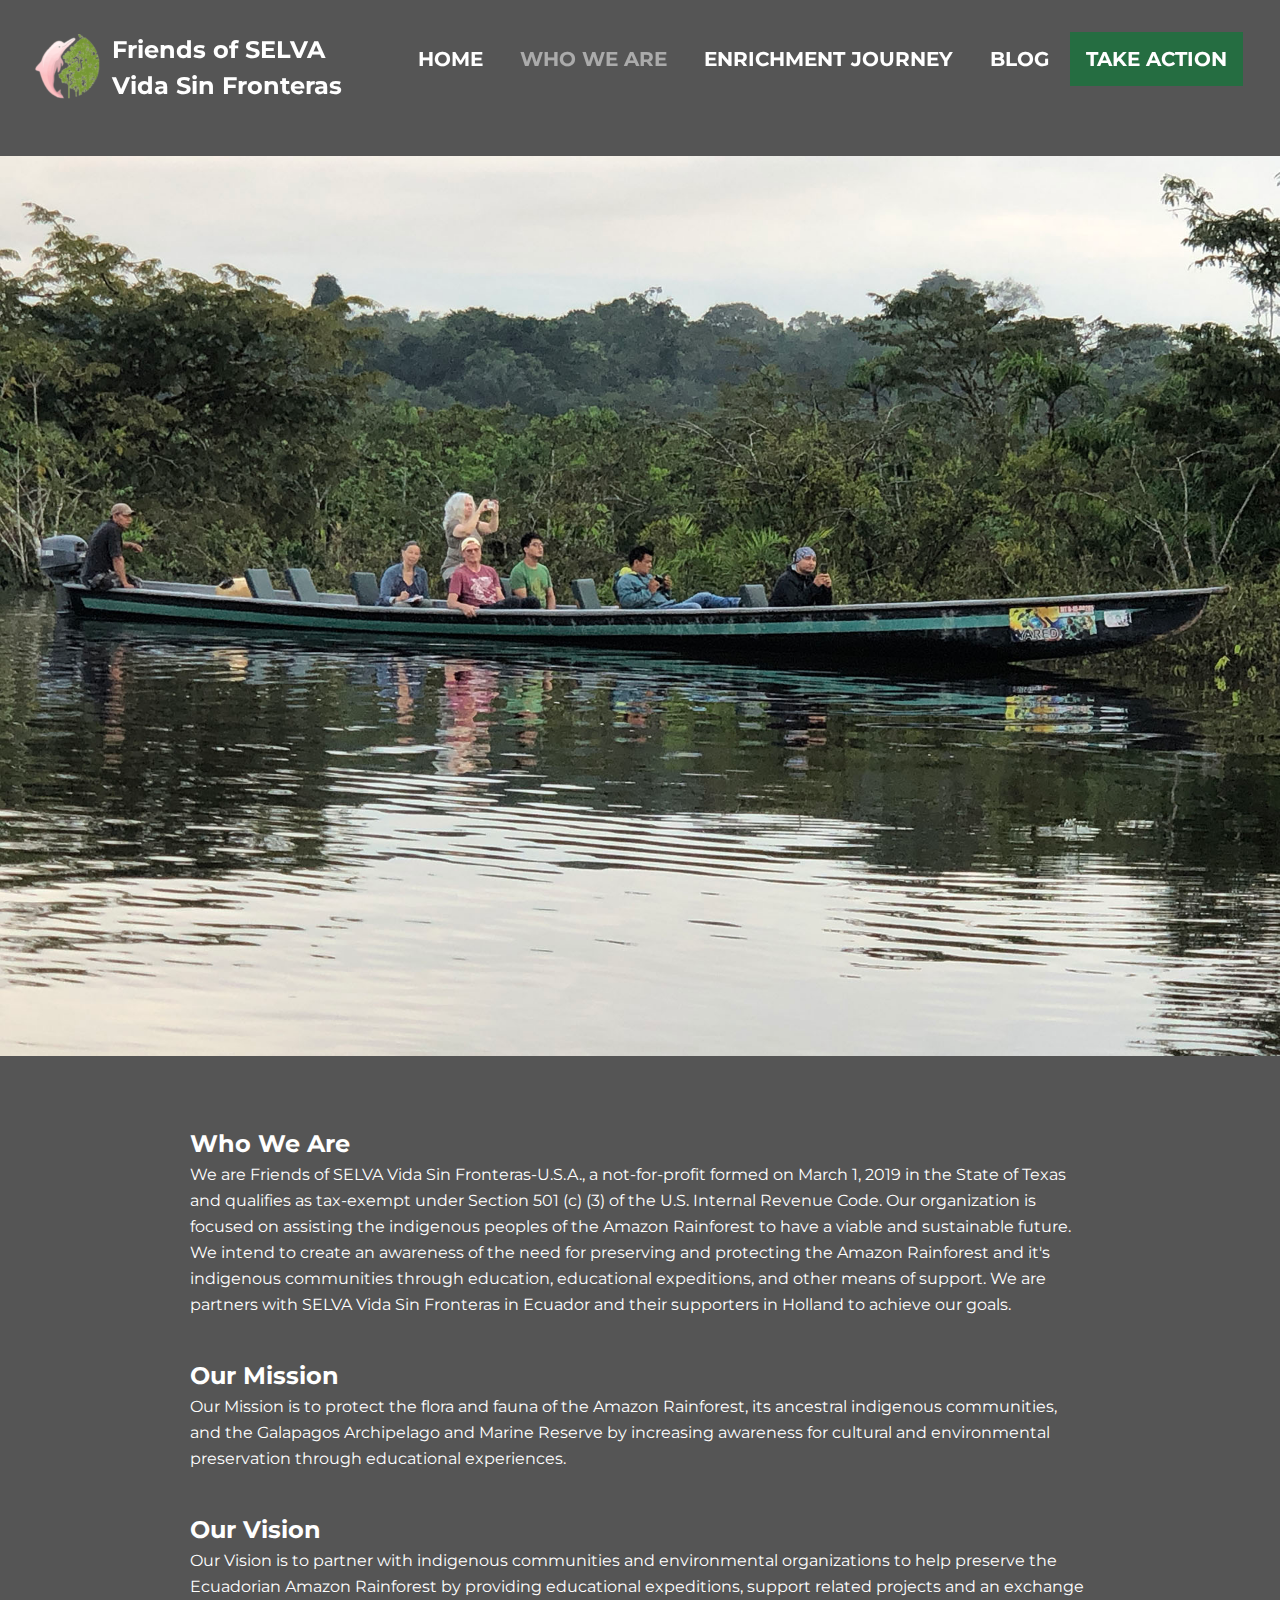
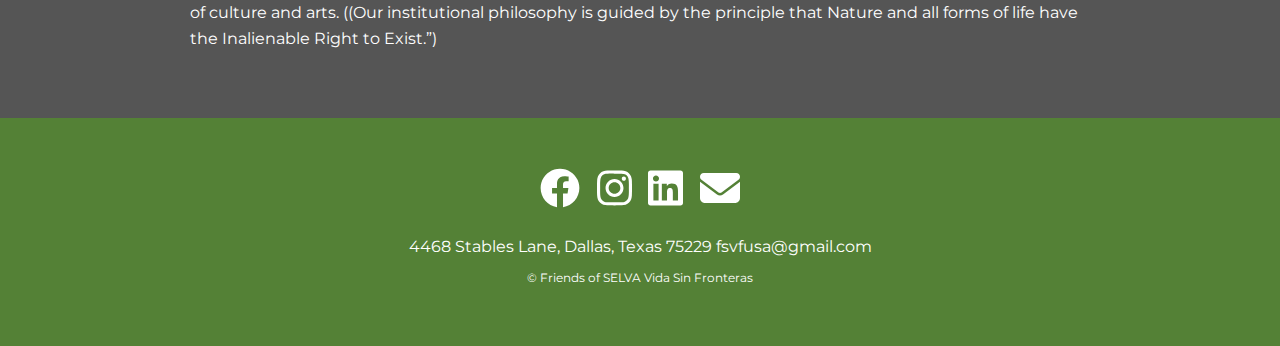
<file: src/pages/who-we-are.html>
<!DOCTYPE html>
<html lang="en">
  <head>
    <meta charset="UTF-8" />
    <meta http-equiv="X-UA-Compatible" content="IE=edge" />
    <meta name="viewport" content="width=device-width, initial-scale=1.0" />
    <link rel="stylesheet" href="../css/main.css" />
    <link rel="preconnect" href="https://fonts.googleapis.com" />
    <link rel="preconnect" href="https://fonts.gstatic.com" crossorigin />
    <link
      href="https://fonts.googleapis.com/css2?family=Montserrat:wght@400;700&display=swap"
      rel="stylesheet"
    />
    <link rel="shortcut icon" href="../../assets/logo.png" />
    <script src="../js/main.js" defer></script>
    <title>Who We Are</title>
  </head>
  <body>
    <header class="header">
      <div class="container">
        <div class="logo-container">
          <img src="../assets/logo.png" alt="" />
          <h1 class="text text--bold">Friends of SELVA Vida Sin Fronteras</h1>
        </div>
        <nav>
          <ul id="mobile-menu" class="nav-menu">
            <li>
              <a class="text text--bold btn" href="../index.html">Home</a>
            </li>
            <li>
              <a class="text text--bold btn btn--inert" href="./who-we-are.html"
                >Who We Are</a
              >
            </li>
            <li>
              <a class="text text--bold btn" href="./enrichment-journey.html"
                >Enrichment Journey</a
              >
            </li>
            <li><a class="text text--bold btn" href="./blog.html">Blog</a></li>
            <li>
              <a
                class="text text--bold btn btn--action"
                href="./take-action.html"
                >Take Action</a
              >
            </li>
          </ul>
        </nav>
        <div id="burger" class="hamburger-menu">
          <span></span>
          <span></span>
          <span></span>
        </div>
      </div>
    </header>

    <main class="who-we-are">
      <div class="img-container"></div>

      <div class="margin">
        <section class="we-are">
          <h2 class="text text--medium text--bold">Who We Are</h2>
          <p class="text">
            We are Friends of SELVA Vida Sin Fronteras-U.S.A., a not-for-profit
            formed on March 1, 2019 in the State of Texas and qualifies as
            tax-exempt under Section 501 (c) (3) of the U.S. Internal Revenue
            Code. Our organization is focused on assisting the indigenous
            peoples of the Amazon Rainforest to have a viable and sustainable
            future. We intend to create an awareness of the need for preserving
            and protecting the Amazon Rainforest and it's indigenous communities
            through education, educational expeditions, and other means of
            support. We are partners with SELVA Vida Sin Fronteras in Ecuador
            and their supporters in Holland to achieve our goals.
          </p>
        </section>
        <section class="mission">
          <h2 class="text text--medium text--bold">Our Mission</h2>
          <p class="text">
            Our Mission is to protect the flora and fauna of the Amazon
            Rainforest, its ancestral indigenous communities, and the Galapagos
            Archipelago and Marine Reserve by increasing awareness for cultural
            and environmental preservation through educational experiences.
          </p>
        </section>
        <section class="we-are">
          <h2 class="text text--medium text--bold">Our Vision</h2>
          <p class="text">
            Our Vision is to partner with indigenous communities and
            environmental organizations to help preserve the Ecuadorian Amazon
            Rainforest by providing educational expeditions, support related
            projects and an exchange of culture and arts. ((Our institutional
            philosophy is guided by the principle that Nature and all forms of
            life have the Inalienable Right to Exist.”)
          </p>
        </section>
      </div>
    </main>

    <footer class="footer">
      <ul class="social">
        <li>
          <a href="https://www.facebook.com/friendsofselvausa.org">
            <img src="../assets/facebook.svg" alt="facebook" />
          </a>
        </li>
        <li>
          <a href="https://www.instagram.com/friendsofselvausa/"
            ><img src="../assets/instagram.svg" alt="Instagram"
          /></a>
        </li>
        <li>
          <a
            href="https://www.linkedin.com/showcase/friends-of-selva-vida-sin-fronteras-usa/"
            ><img src="../assets/linkedin.svg" alt="LinkedIn"
          /></a>
        </li>
        <li>
          <a href="mailto: fsvsfusa@gmail.com"
            ><img src="../assets/email.svg" alt="Email"
          /></a>
        </li>
      </ul>
      <p class="text">
        4468 Stables Lane, Dallas, Texas 75229 fsvfusa@gmail.com
      </p>
      <small class="text text--small"
        >&copy Friends of SELVA Vida Sin Fronteras</small
      >
    </footer>
  </body>
</html>
</file>
<file: src/css/main.css>
/* convert `pixel` to `rem` */
.btn, .home .action-card__link, .home .action-card__link:hover {
  transition: 500ms;
}

/*------------------------------\
            Variables
\------------------------------*/
/*------------------------------\
    Normalize CSS 
\------------------------------*/
/* Box sizing rules */
*,
*::before,
*::after {
  box-sizing: border-box;
}

a {
  color: inherit;
  text-decoration: none;
}

/* Remove default margin and padding*/
html, body, div, span, applet, object, iframe,
h1, h2, h3, h4, h5, h6, p, blockquote, pre,
a, abbr, acronym, address, big, cite, code,
del, dfn, em, img, ins, kbd, q, s, samp,
small, strike, strong, sub, sup, tt, var,
b, u, i, center,
dl, dt, dd, ol, ul, li,
fieldset, form, label, legend,
table, caption, tbody, tfoot, thead, tr, th, td,
article, aside, canvas, details, embed,
figure, figcaption, footer, header, hgroup,
menu, nav, output, ruby, section, summary,
time, mark, audio, video {
  margin: 0;
  padding: 0;
  border: 0;
  font-size: 100%;
  font: inherit;
  vertical-align: baseline;
}

/* Remove list styles on ul and ol*/
ul,
ol {
  list-style: none;
}

/* Set core root defaults */
html:focus-within {
  scroll-behavior: smooth;
}

/* Set core body defaults */
body {
  min-height: 100vh;
  text-rendering: optimizeSpeed;
  line-height: 1;
  font-size: 100%;
}

/* A elements that don't have a class get default styles */
a:not([class]) {
  text-decoration-skip-ink: auto;
}

/* Make images easier to work with */
img,
picture {
  max-width: 100%;
  display: block;
}

/* Inherit fonts for inputs and buttons */
input,
button,
textarea,
select {
  font: inherit;
}

/* Remove all animations, transitions and smooth scroll for 
people that prefer not to see them */
@media (prefers-reduced-motion: reduce) {
  html:focus-within {
    scroll-behavior: auto;
  }
  *,
  *::before,
  *::after {
    animation-duration: 0.01ms !important;
    animation-iteration-count: 1 !important;
    transition-duration: 0.01ms !important;
    scroll-behavior: auto !important;
  }
}

/*------------------------------\
            Typography
\------------------------------*/
.text {
  font-family: "Montserrat", sans-serif;
  font-weight: 400;
  font-size: 1rem;
  line-height: 1.625rem;
}

.text--large {
  font-size: 2.25rem;
  line-height: 3rem;
}

@media screen and (min-width: 1200px) {
  .text--large {
    font-size: 3.5rem;
    line-height: 4.125rem;
  }
}

.text--medium {
  font-size: 1.5rem;
  line-height: 2.25rem;
}

.text--small {
  font-size: 0.75rem;
  line-height: 2.25rem;
}

.text--bold {
  font-weight: 700;
}

.text--italic {
  font-style: italic;
}

.hamburger-menu {
  cursor: pointer;
  display: block;
  height: 20px;
  position: relative;
  width: 36px;
  z-index: 500;
}

@media screen and (min-width: 1200px) {
  .hamburger-menu {
    display: none;
  }
}

.hamburger-menu span {
  display: block;
  position: absolute;
  opacity: 1;
  left: 0;
  height: 5px;
  background-color: white;
  width: 100%;
}

.hamburger-menu span:hover {
  color: #74ba46;
}

.hamburger-menu span:nth-child(1) {
  top: 0px;
}

.hamburger-menu span:nth-child(2) {
  top: 10px;
}

.hamburger-menu span:nth-child(3) {
  top: 20px;
}

#burger {
  transition: 0.5s ease-in-out;
}

#burger span {
  transition: 0.5s ease-in-out;
}

#burger.open span {
  background-color: black;
  transition: 0.8s ease-in-out;
}

#burger.open span:nth-child(1) {
  top: 10px;
  transform: rotate(135deg);
}

#burger.open span:nth-child(2) {
  opacity: 0;
  left: -36px;
}

#burger.open span:nth-child(3) {
  top: 10px;
  transform: rotate(-135deg);
  color: black;
}

.nav-menu {
  padding-top: 3.125rem;
  position: fixed;
  top: 0px;
  left: -100vw;
  width: 100vw;
  height: 100vh;
  background-color: white;
  display: block;
  z-index: 200;
}

@media screen and (min-width: 1200px) {
  .nav-menu {
    background-color: transparent;
    display: flex;
    position: relative;
    padding: 0;
    width: auto;
    height: auto;
    left: auto;
  }
}

#mobile-menu.open {
  padding-top: 3.125rem;
  position: fixed;
  top: 0px;
  left: 0px;
  width: 100vw;
  height: 100vh;
  background-color: white;
  display: block;
  z-index: 200;
  transition: 0.8s ease-in-out;
}

#mobile-menu.open .btn {
  color: black;
  width: 100%;
}

#mobile-menu.open .btn__action {
  background-color: none;
}

.btn {
  border: none;
  display: block;
  font-size: 1.25rem;
  margin-right: 0.3125rem;
  outline: none;
  padding: 0.875rem 1rem;
  text-align: center;
  text-transform: uppercase;
}

.btn:hover {
  background-color: #74ba46;
  font-size: 1.375rem;
  padding: 1rem 1.125rem;
}

.btn--action {
  color: white;
  background-color: rgba(21, 117, 59, 0.75);
}

.btn--inert {
  opacity: 0.50;
}

.btn--inert:hover {
  background-color: transparent;
  font-size: 1.25rem;
  padding: 0.875rem 1rem;
}

/*------------------------------\
      COMPONENTS - Blog Post
\------------------------------*/
.blog-post {
  background-color: rgba(43, 43, 43, 0.8);
  padding: 2.5rem 1.5rem;
}

.blog-post .elem {
  margin-top: 2.5rem;
}

.blog-post img {
  margin: auto;
  width: 80vw;
}

.blog-post .margin {
  margin: auto;
  max-width: 50rem;
}

.blog-post .nav {
  text-align: center;
}

/*------------------------------\
        LAYOUTS - header
\------------------------------*/
.header {
  color: white;
  background-color: rgba(43, 43, 43, 0.8);
  height: 26.66667vw;
  padding: 6.4vw;
  position: fixed;
  width: 100vw;
  z-index: 100;
}

@media screen and (min-width: 700px) {
  .header {
    padding: 4.16667vw;
    height: 16.27604vw;
  }
}

@media screen and (min-width: 1200px) {
  .header {
    padding: 2.5vw;
    height: 12.15278vw;
  }
}

@media screen and (min-width: 2000px) {
  .header {
    height: 7.5vw;
    padding-left: 20vw;
    padding-right: 20vw;
  }
}

.header .container {
  display: flex;
  justify-content: space-between;
  position: relative;
}

.header .logo-container {
  align-items: center;
  display: flex;
}

.header .logo-container img {
  float: left;
  margin-right: 8px;
  width: 2.625rem;
}

@media screen and (min-width: 700px) {
  .header .logo-container img {
    width: 4.5rem;
  }
}

.header .logo-container .text {
  max-width: 10.9375rem;
}

@media screen and (min-width: 700px) {
  .header .logo-container .text {
    font-size: 1.5rem;
    line-height: 2.25rem;
    max-width: 15.625rem;
  }
}

/*------------------------------\
        LAYOUTS - Footer
\------------------------------*/
.footer {
  background-color: #548136;
  color: white;
  padding: 3.125rem;
  text-align: center;
  width: 100vw;
}

.footer ul {
  display: flex;
  justify-content: space-between;
  margin: auto;
  margin-bottom: 1.625rem;
  width: 12.5rem;
}

.footer li img {
  height: 2.51812rem;
}

/*------------------------------\
          PAGES - Home
\------------------------------*/
.home .hero {
  background-color: rgba(84, 129, 54, 0.5);
  padding: 0.375rem 3.8125rem 0.75rem 3.8125rem;
  overflow: scroll;
}

@media screen and (min-width: 700px) {
  .home .hero {
    display: flex;
    flex-direction: column;
    height: 25.6875rem;
    justify-content: center;
    width: 25.6875rem;
  }
}

@media screen and (min-width: 1200px) {
  .home .hero {
    height: 27.1875rem;
    width: 41.75rem;
  }
}

.home .card-container {
  background-color: white;
}

@media screen and (min-width: 1200px) {
  .home .card-container {
    display: flex;
    padding: 6.94444vw 2.70833vw;
  }
}

@media screen and (min-width: 2000px) {
  .home .card-container {
    padding-left: 20vw;
    padding-right: 20vw;
  }
}

.home .action-card {
  background-repeat: no-repeat;
  background-size: cover;
  display: block;
  height: 100vw;
  width: 100vw;
  text-align: center;
}

@media screen and (min-width: 700px) {
  .home .action-card {
    height: 25.8125rem;
    margin: auto;
    margin-bottom: 4.375rem;
    width: 25.8125rem;
  }
}

@media screen and (min-width: 1200px) {
  .home .action-card {
    padding: 0;
  }
}

.home .action-card__link {
  display: block;
  background-color: rgba(21, 117, 59, 0.75);
  padding: 1.28125rem 0;
  text-decoration: underline;
}

.home .action-card__link:hover {
  background-color: #74ba46;
  font-size: 1.875rem;
}

.home .action-card--journey {
  background-image: url("../assets/tablet/journey.jpg");
}

.home .action-card--blog {
  background-image: url("../assets/tablet/blog.jpg");
}

.home .action-card--action {
  background-image: url("../assets/tablet/action.jpg");
}

/*------------------------------\
        PAGES - global
\------------------------------*/
body {
  position: absolute;
}

.hero {
  background-color: rgba(84, 129, 54, 0.5);
  padding: 0.375rem 3.8125rem 0.75rem 3.8125rem;
  overflow: scroll;
}

@media screen and (min-width: 700px) {
  .hero {
    display: flex;
    flex-direction: column;
    height: 25.6875rem;
    justify-content: center;
    width: 25.6875rem;
  }
}

@media screen and (min-width: 1200px) {
  .hero {
    height: 27.1875rem;
    width: 41.75rem;
  }
}

main {
  color: white;
  margin-top: 26.66667vw;
  min-width: 350px;
  overflow: scroll;
  position: relative;
}

@media screen and (min-width: 700px) {
  main {
    margin-top: 16.27604vw;
  }
}

@media screen and (min-width: 1200px) {
  main {
    margin-top: 12.15278vw;
  }
}

@media screen and (min-width: 2000px) {
  main {
    margin-top: 7.5vw;
  }
}

main .hero-img {
  margin: auto;
  width: 100vw;
}

.img-container {
  background-image: url("../assets/mobile/landing-bg.jpg");
  background-repeat: no-repeat;
  background-size: cover;
  display: flex;
  height: 100vw;
  overflow: hidden;
  width: 100vw;
}

@media screen and (min-width: 700px) {
  .img-container {
    align-items: center;
    background-image: url("../assets/tablet/hero-landing-tablet.jpg");
    height: 56.51042vw;
    justify-content: center;
    margin-bottom: 4.375rem;
    width: 100.65104vw;
  }
}

@media screen and (min-width: 1200px) {
  .img-container {
    background-image: url("../assets/web/landing-hero.jpg");
    height: 100vh;
    width: 100vw;
  }
}

/*------------------------------\
      PAGES - Who we are
\------------------------------*/
.who-we-are {
  background-color: rgba(43, 43, 43, 0.8);
}

.who-we-are .img-container {
  background-image: url("../assets/mobile/who-we-are.jpg");
}

@media screen and (min-width: 700px) {
  .who-we-are .img-container {
    background-image: url("../assets/tablet/who-we-are.jpg");
  }
}

@media screen and (min-width: 1200px) {
  .who-we-are .img-container {
    background-image: url("../assets/web/who-we-are.jpg");
  }
}

.who-we-are .margin {
  margin: 6.4vw;
}

@media screen and (min-width: 700px) {
  .who-we-are .margin {
    margin: 5.20833vw;
  }
}

@media screen and (min-width: 1200px) {
  .who-we-are section {
    margin: auto;
    max-width: 56.25rem;
  }
}

.who-we-are h2 {
  margin-top: 2.5rem;
}

/*------------------------------\
        PAGES - Journey
\------------------------------*/
.journey {
  background-color: rgba(43, 43, 43, 0.8);
}

.journey .img-container {
  align-items: center;
  background-image: url("../assets/mobile/enrichment.jpg");
  display: flex;
  justify-content: center;
  width: 100vw;
}

@media screen and (min-width: 700px) {
  .journey .img-container {
    background-image: url("../assets/tablet/enrichment.jpg");
  }
}

.journey .hero {
  text-align: center;
  background-color: rgba(0, 0, 0, 0.6);
}

.journey section {
  margin: 0 6.4vw;
}

@media screen and (min-width: 700px) {
  .journey .tour-2019 {
    display: grid;
    grid-template-columns: 49.21875vw 49.21875vw;
    column-gap: 0.6875rem;
    grid-template-rows: repeat(133, meduim(25));
    justify-content: center;
  }
}

@media screen and (min-width: 1200px) {
  .journey .tour-2019 {
    grid-template-columns: 34.72222vw 34.72222vw;
  }
}

.journey .tour-2019 .img-container {
  background-repeat: no-repeat;
  background-size: cover;
  width: 100vw;
}

@media screen and (min-width: 700px) {
  .journey .tour-2019 .img-container {
    width: 49.21875vw;
  }
}

@media screen and (min-width: 1200px) {
  .journey .tour-2019 .img-container {
    width: 34.72222vw;
  }
}

@media screen and (min-width: 2000px) {
  .journey .tour-2019 .img-container {
    max-width: 900px;
  }
}

.journey .tour-2019 p {
  margin: 0 6.4vw;
}

@media screen and (min-width: 700px) {
  .journey .tour-2019 p {
    margin: 0 1.43229vw;
  }
}

.journey .tour-2019 p,
.journey .tour-2019 .img-container {
  margin-bottom: 6.4vw;
}

@media screen and (min-width: 700px) {
  .journey .tour-2019 p,
  .journey .tour-2019 .img-container {
    margin: 0;
  }
}

.journey .tour-2019 p {
  margin: 0 6.4vw;
}

@media screen and (min-width: 700px) {
  .journey .tour-2019 p {
    margin: 1.43229vw;
  }
}

.journey .tour-2019 .rivercruise {
  background-image: url("../assets/mobile/rivercruise.jpg");
  height: 179.08vw;
}

@media screen and (min-width: 700px) {
  .journey .tour-2019 .rivercruise {
    background-image: url("../assets/tablet/rivercruise.jpg");
    height: 87.5vw;
    grid-column: 1;
    grid-row: 1/27;
  }
}

@media screen and (min-width: 1200px) {
  .journey .tour-2019 .rivercruise {
    background-image: url("../assets/web/rivercruise.jpg");
    height: 46.66667vw;
  }
}

.journey .tour-2019 .woman-at-river {
  background-image: url("../assets/mobile/woman-at-river.jpg");
  height: 75.66667vw;
}

@media screen and (min-width: 700px) {
  .journey .tour-2019 .woman-at-river {
    background-image: url("../assets/tablet/woman-at-river.jpg");
    height: 36.97917vw;
    grid-column: 2;
    grid-row: 1/11;
  }
}

@media screen and (min-width: 1200px) {
  .journey .tour-2019 .woman-at-river {
    background-image: url("../assets/web/woman-at-river.jpg");
    height: 19.72222vw;
  }
}

.journey .tour-2019 .people {
  grid-column: 2;
  grid-row: 11;
}

.journey .tour-2019 .cooking {
  background-image: url("../assets//mobile/cooking.jpg");
  height: 134.4vw;
}

@media screen and (min-width: 700px) {
  .journey .tour-2019 .cooking {
    background-image: url("../assets/tablet/cooking.jpg");
    height: 65.625vw;
    grid-column: 2;
    grid-row: 12/32;
  }
}

@media screen and (min-width: 1200px) {
  .journey .tour-2019 .cooking {
    background-image: url("../assets/web/cooking.jpg");
    height: 35vw;
  }
}

.journey .tour-2019 .thorn-tree {
  background-image: url("../assets/mobile/thorn-tree.jpg");
  height: 134.744vw;
}

@media screen and (min-width: 700px) {
  .journey .tour-2019 .thorn-tree {
    background-image: url("../assets/tablet/thorn-tree.jpg");
    height: 65.75521vw;
    grid-column: 1;
    grid-row: 23/42;
  }
}

@media screen and (min-width: 1200px) {
  .journey .tour-2019 .thorn-tree {
    background-image: url("../assets/web/thorn-tree.jpg");
    height: 35.06944vw;
  }
}

.journey .tour-2019 .species {
  grid-column: 1;
  grid-row: 42/49;
}

.journey .tour-2019 .bamboo {
  background-image: url("../assets/mobile/bamboo.jpg");
  height: 67.2vw;
}

@media screen and (min-width: 700px) {
  .journey .tour-2019 .bamboo {
    background-image: url("../assets/tablet/bamboo.jpg");
    height: 32.8125vw;
    grid-column: 2;
    grid-row: 33/43;
  }
}

@media screen and (min-width: 1200px) {
  .journey .tour-2019 .bamboo {
    background-image: url("../assets/web/bamboo.jpg");
  }
}

.journey .tour-2019 .bamboo-para {
  grid-column: 2;
  grid-row: 43/49;
}

.journey .tour-2019 .guide {
  background-image: url("../assets/mobile/guide.jpg");
  height: 67.2vw;
}

@media screen and (min-width: 700px) {
  .journey .tour-2019 .guide {
    background-image: url("../assets/tablet/guide.jpg");
    height: 32.8125vw;
    grid-column: 2;
    grid-row: 49/55;
  }
}

@media screen and (min-width: 1200px) {
  .journey .tour-2019 .guide {
    background-image: url("../assets/web/guide.jpg");
    height: 17.5vw;
  }
}

.journey .tour-2019 .guide-para {
  grid-column: 2;
  grid-row: 55;
}

.journey .tour-2019 .accomoadations {
  background-image: url("../assets/mobile/accomodationsjpg.jpg");
  height: 66.12533vw;
}

@media screen and (min-width: 700px) {
  .journey .tour-2019 .accomoadations {
    background-image: url("../assets/tablet/accomodations.jpg");
    height: 32.8125vw;
    grid-column: 1;
    grid-row: 49/55;
  }
}

@media screen and (min-width: 1200px) {
  .journey .tour-2019 .accomoadations {
    background-image: url("../assets/web/accomodations.jpg");
    height: 17.5vw;
  }
}

.journey .tour-2019 .accomodations-para {
  grid-column: 1;
  grid-row: 55;
}

.journey .tour-2019 .accomoadations-2 {
  background-image: url("../assets/mobile/accomodations2.jpg");
  height: 22.30933vw;
}

@media screen and (min-width: 700px) {
  .journey .tour-2019 .accomoadations-2 {
    background-image: url("../assets/tablet/accomodations2.jpg");
    height: 10.89323vw;
    grid-column: 2;
    grid-row: 56/59;
  }
}

@media screen and (min-width: 1200px) {
  .journey .tour-2019 .accomoadations-2 {
    background-image: url("../assets/web/accomodations2.jpg");
    height: 5.80972vw;
  }
}

.journey .tour-2019 .clinic {
  background-image: url("../assets/mobile/clinic1.jpg");
  height: 67.2vw;
}

@media screen and (min-width: 700px) {
  .journey .tour-2019 .clinic {
    background-image: url("../assets/tablet/clinic1.jpg");
    height: 32.8125vw;
    grid-column: 1;
    grid-row: 56/66;
  }
}

@media screen and (min-width: 1200px) {
  .journey .tour-2019 .clinic {
    background-image: url("../assets/web/clinic1.jpg");
    height: 17.5vw;
  }
}

.journey .tour-2019 .clinic-para {
  grid-column: 1;
  grid-row: 66;
}

.journey .tour-2019 .clinic-2 {
  background-image: url("../assets/mobile/clinic2.jpg");
  height: 156vw;
}

@media screen and (min-width: 700px) {
  .journey .tour-2019 .clinic-2 {
    background-image: url("../assets/tablet/clinic2.jpg");
    height: 76.17188vw;
    grid-column: 2;
    grid-row: 71/94;
  }
}

@media screen and (min-width: 1200px) {
  .journey .tour-2019 .clinic-2 {
    background-image: url("../assets/web/clinic2.jpg");
    height: 40.625vw;
  }
}

.journey .tour-2019 .clinic-3 {
  background-image: url("../assets/mobile/clinic3.jpg");
  height: 67.2vw;
}

@media screen and (min-width: 700px) {
  .journey .tour-2019 .clinic-3 {
    background-image: url("../assets/tablet/clinic3.jpg");
    height: 32.8125vw;
    grid-column: 1;
    grid-row: 67/77;
  }
}

@media screen and (min-width: 1200px) {
  .journey .tour-2019 .clinic-3 {
    background-image: url("../assets/web/clinic3.jpg");
    height: 17.5vw;
  }
}

.journey .tour-2019 .dining {
  background-image: url("../assets/mobile/dining.jpg");
  height: 67.2vw;
}

@media screen and (min-width: 700px) {
  .journey .tour-2019 .dining {
    background-image: url("../assets/tablet/dining.jpg");
    height: 32.8125vw;
    grid-column: 2;
    grid-row: 60/70;
  }
}

@media screen and (min-width: 1200px) {
  .journey .tour-2019 .dining {
    background-image: url("../assets/web/dining.jpg");
    height: 17.5vw;
  }
}

.journey .tour-2019 .dining-para {
  grid-column: 2;
  grid-row: 70;
}

.journey .tour-2019 .frog {
  background-image: url("../assets/mobile/frog.jpg");
  height: 133.33333vw;
}

@media screen and (min-width: 700px) {
  .journey .tour-2019 .frog {
    background-image: url("../assets/tablet/frog.jpg");
    height: 65.10417vw;
    grid-column: 1;
    grid-row: 78/98;
  }
}

@media screen and (min-width: 1200px) {
  .journey .tour-2019 .frog {
    background-image: url("../assets/web/frog.jpg");
    height: 34.72222vw;
  }
}

.journey .tour-2019 .species2 {
  grid-column: 1;
  grid-row: 98/101;
}

.journey .tour-2019 .snail {
  background-image: url("../assets/mobile/snail.jpg");
  height: 66.66667vw;
}

@media screen and (min-width: 700px) {
  .journey .tour-2019 .snail {
    background-image: url("../assets/tablet/snail.jpg");
    height: 32.8125vw;
    grid-column: 2;
    grid-row: 95/105;
  }
}

@media screen and (min-width: 1200px) {
  .journey .tour-2019 .snail {
    background-image: url("../assets/web/snail.jpg");
    height: 17.5vw;
  }
}

.journey .tour-2019 .snail-para {
  grid-column: 2;
  grid-row: 105/107;
}

.journey .tour-2019 .monarch {
  background-image: url("../assets/mobile/monarch.jpg");
  height: 66.66667vw;
}

@media screen and (min-width: 700px) {
  .journey .tour-2019 .monarch {
    background-image: url("../assets/tablet/monarch.jpg");
    height: 32.8125vw;
    grid-column: 1;
    grid-row: 101/111;
  }
}

@media screen and (min-width: 1200px) {
  .journey .tour-2019 .monarch {
    background-image: url("../assets/web/monarch.jpg");
    height: 17.5vw;
  }
}

.journey .tour-2019 .monarch-para {
  grid-column: 1;
  grid-row: 109;
}

.journey .tour-2019 .nest {
  background-image: url("../assets/mobile/nest.jpg");
  height: 65.86667vw;
}

@media screen and (min-width: 700px) {
  .journey .tour-2019 .nest {
    background-image: url("../assets/tablet/nest.jpg");
    height: 32.16146vw;
    grid-column: 1;
    grid-row: 110/119;
  }
}

.journey .tour-2019 .nest-para {
  grid-column: 1;
  grid-row: 120;
}

.journey .tour-2019 .monkey {
  background-image: url("../assets/mobile/monkey.jpg");
  height: 56.26667vw;
}

@media screen and (min-width: 700px) {
  .journey .tour-2019 .monkey {
    background-image: url("../assets/tablet/monkey.jpg");
    height: 27.47396vw;
    grid-column: 2;
    grid-row: 107/111;
  }
}

@media screen and (min-width: 1200px) {
  .journey .tour-2019 .monkey {
    background-image: url("../assets/web/monkey.jpg");
    height: 14.65278vw;
  }
}

.journey .tour-2019 .monkey-para {
  grid-column: 2;
  grid-row: 112;
}

.journey .tour-2019 .quito {
  background-image: url("../assets/mobile/quito.jpg");
  height: 149.86667vw;
}

@media screen and (min-width: 700px) {
  .journey .tour-2019 .quito {
    background-image: url("../assets/tablet/quito.jpg");
    height: 73.17708vw;
    grid-column: 2;
    grid-row: 113/135;
  }
}

@media screen and (min-width: 1200px) {
  .journey .tour-2019 .quito {
    background-image: url("../assets/web/quito.jpg");
    height: 39.02778vw;
  }
}

.journey .tour-2019 .quito-para {
  grid-column: 2;
  grid-row: 136;
}

.journey .tour-2019 .lizard {
  background-image: url("../assets/mobile/lizard.jpg");
  height: 75.2vw;
}

@media screen and (min-width: 700px) {
  .journey .tour-2019 .lizard {
    background-image: url("../assets/tablet/lizards.jpg");
    height: 36.71875vw;
    grid-column: 1;
    grid-row: 121/132;
  }
}

@media screen and (min-width: 1200px) {
  .journey .tour-2019 .lizard {
    background-image: url("../assets/web/lizards.jpg");
    height: 19.58333vw;
  }
}

.journey .tour-2019 .galapagos-para {
  grid-column: 1;
  grid-row: 132;
}

/*------------------------------\
      PAGES - Blog
\------------------------------*/
.blog {
  background-color: rgba(43, 43, 43, 0.8);
}

.blog .img-container {
  align-items: center;
  background-image: url("../assets/mobile/Blog_1.jpg");
  background-size: cover;
  background-repeat: no-repeat;
  display: flex;
  flex-direction: column;
  justify-content: center;
  text-align: center;
  width: 100vw;
}

@media screen and (min-width: 700px) {
  .blog .img-container {
    background-image: url("../assets/tablet/Blog_1.jpg");
  }
}

@media screen and (min-width: 1200px) {
  .blog .img-container {
    height: 41.66667vw;
  }
}

.blog .img-container h1 {
  max-width: 15.625rem;
  margin-bottom: 1.5625rem;
}

@media screen and (min-width: 700px) {
  .blog .img-container h1 {
    max-width: 25rem;
    margin-bottom: 3.125rem;
  }
}

@media screen and (min-width: 700px) {
  .blog__post {
    display: flex;
    width: 100vw;
  }
}

@media screen and (min-width: 1200px) {
  .blog__post {
    width: 70vw;
    margin: auto;
  }
}

.blog__post__img {
  height: 75.73333vw;
  background-size: cover;
  background-repeat: no-repeat;
  width: 100vw;
}

@media screen and (min-width: 700px) {
  .blog__post__img {
    width: 50vw;
    height: 49.21875vw;
    overflow: hidden;
  }
}

@media screen and (min-width: 1200px) {
  .blog__post__img {
    height: 27.77778vw;
    width: 35vw;
  }
}

.blog__post__text {
  padding: 1.25rem;
  height: 100.8vw;
  display: flex;
  flex-direction: column;
  justify-content: center;
}

@media screen and (min-width: 700px) {
  .blog__post__text {
    height: 49.21875vw;
    width: 50vw;
  }
}

@media screen and (min-width: 1200px) {
  .blog__post__text {
    height: 27.77778vw;
    padding: 6.94444vw;
    width: 35vw;
  }
}

.blog__post__text h2 {
  margin-bottom: 1rem;
}

.blog__post__text h3 {
  margin-bottom: 1rem;
}

.blog__post__text cite {
  display: block;
  margin-top: 1.75rem;
}

.blog__post__text a {
  display: block;
  margin-top: 1.125rem;
  text-decoration: underline;
  text-transform: uppercase;
}

.blog .nov-22-2021 .blog__post__img {
  background-image: url("../assets/mobile/blog-img-nov-22.jpg");
}

.blog .nov-15-2021 .blog__post__img {
  background-image: url("../assets/mobile/nov-15.jpg");
}

@media screen and (min-width: 700px) {
  .blog .nov-15-2021 {
    flex-direction: row-reverse;
  }
}

.blog .nov-2-2021 .blog__post__img {
  background-image: url("../assets/mobile/nov-2-2021.jpg");
}

.blog .oct-27-2021 .blog__post__img {
  background-image: url("../assets/mobile/oct-27-2021.jpg");
}

@media screen and (min-width: 700px) {
  .blog .oct-27-2021 {
    flex-direction: row-reverse;
  }
}

.blog .oct-26-2021 .blog__post__img {
  background-image: url("../assets/tablet/oct-26-2021.jpg");
}

.blog .oct-26-2021 .blog__post__img {
  background-image: url("../assets/mobile/oct-26-2021.jpg");
}

.blog .may-5-2021 .blog__post__img {
  background-image: url("../assets/mobile/may-5-2021.jpg");
}

@media screen and (min-width: 700px) {
  .blog .may-5-2021 {
    flex-direction: row-reverse;
  }
}

@media screen and (min-width: 1200px) {
  .quito-para {
    grid-row: 130 !important;
    /* I don't know why but his has to be here */
  }
}

/*------------------------------\
            TESTING
\------------------------------*/
/*------------------------------\
    PAGES - Call to Action
\------------------------------*/
.cta {
  background-color: rgba(43, 43, 43, 0.8);
}

.cta .hero {
  align-items: center;
  background-image: url("../assets/mobile/Arelio_take_action-mobile.jpg");
  background-repeat: no-repeat;
  background-size: cover;
  display: flex;
  height: 75vw;
  justify-content: center;
  margin: auto;
}

@media screen and (min-width: 700px) {
  .cta .hero {
    background-image: url("../assets/tablet/Arelio_take-action-tablet.jpg");
  }
}

@media screen and (min-width: 1200px) {
  .cta .hero {
    background-image: url("../assets/web/Arelio_take-action.jpg");
    height: 40vw;
    width: 40vw;
  }
}

.cta .title {
  background-color: rgba(84, 129, 54, 0.84);
  padding: 2.13333vw;
  text-align: center;
}

.cta .cta-section {
  margin: 6.4vw auto;
  max-width: 50rem;
  text-align: center;
}

@media screen and (min-width: 700px) {
  .cta .cta-section {
    column-gap: 1.5rem;
    display: grid;
    grid-template-columns: 1fr 1fr;
  }
}

.cta .cta-section section {
  border: 4px solid white;
  max-width: 23.4375rem;
  margin: 1.5rem auto;
  padding: 1.5rem;
}

.cta .cta-section h2 {
  font-size: 1.875rem;
  line-height: 3.75rem;
}

.cta .cta-section input, .cta .cta-section .btn {
  display: block;
  margin: 1.5rem auto;
}
/*# sourceMappingURL=main.css.map */
</file>
